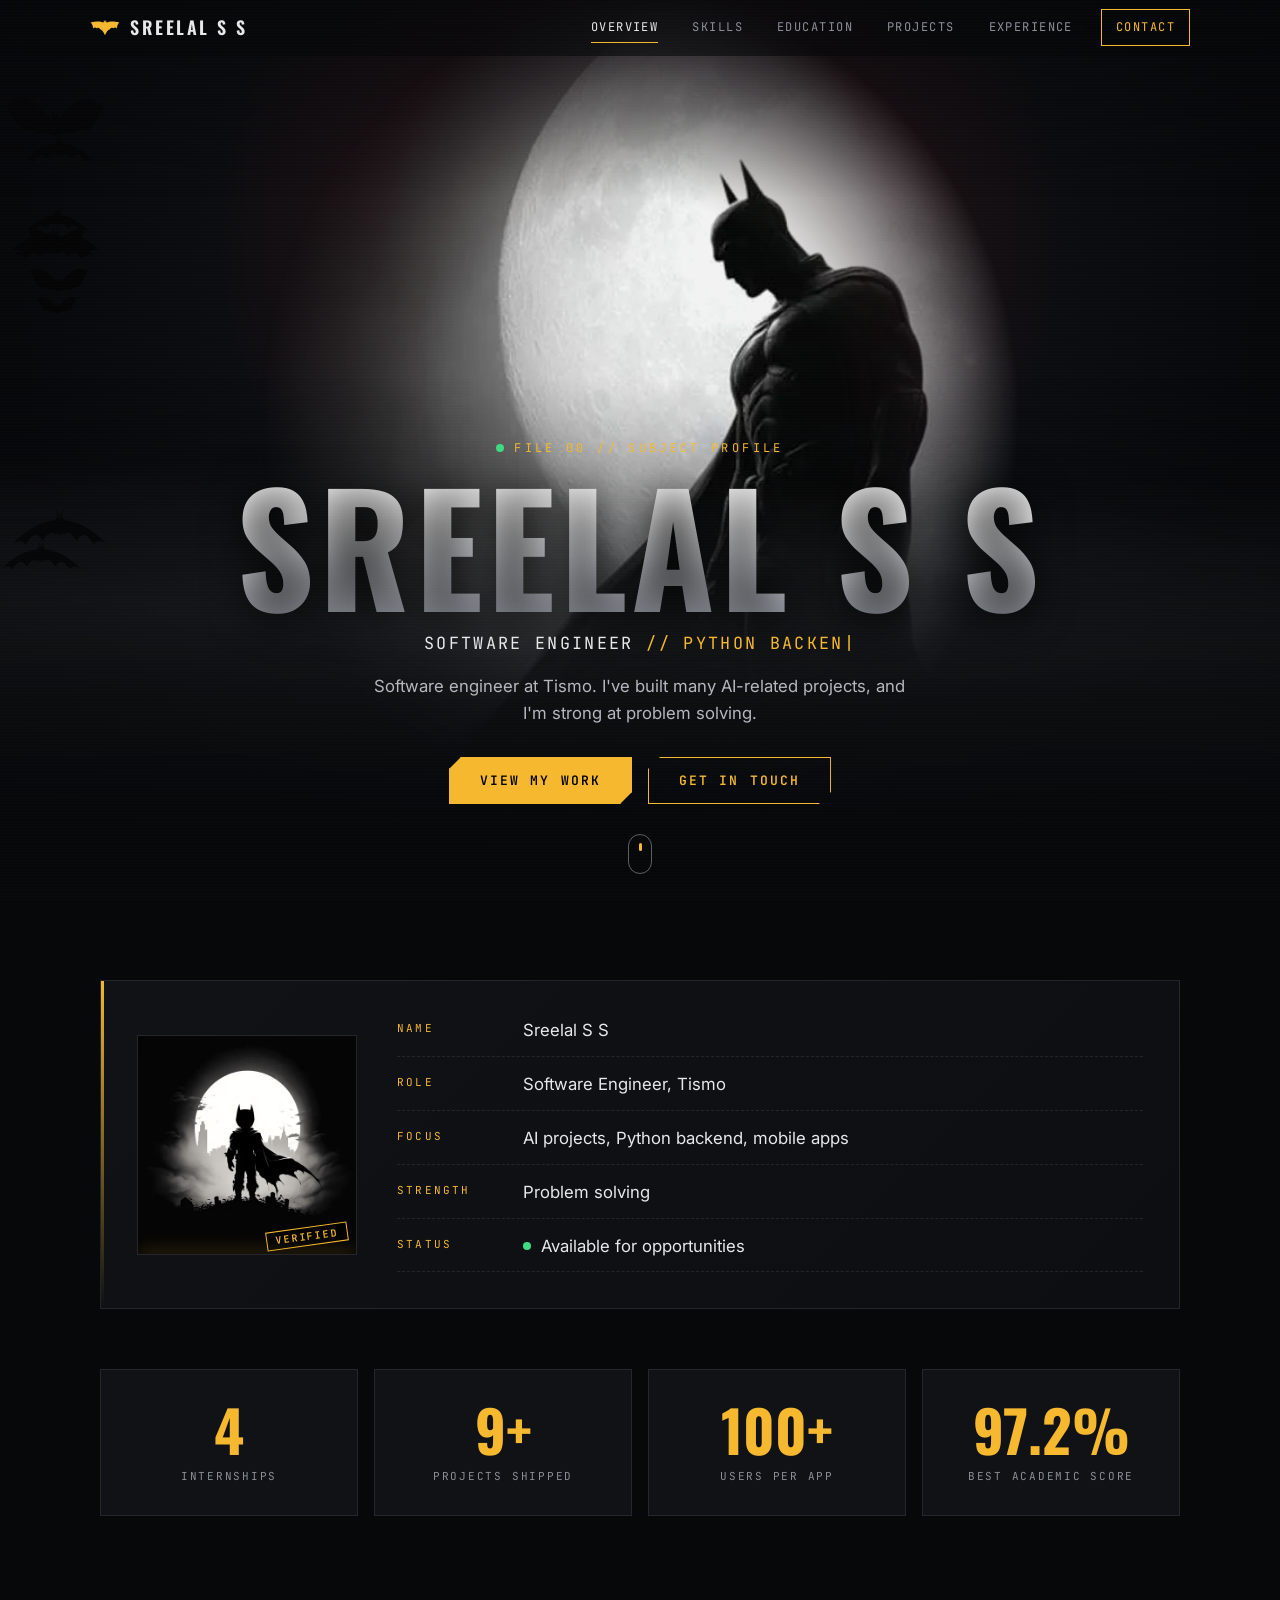
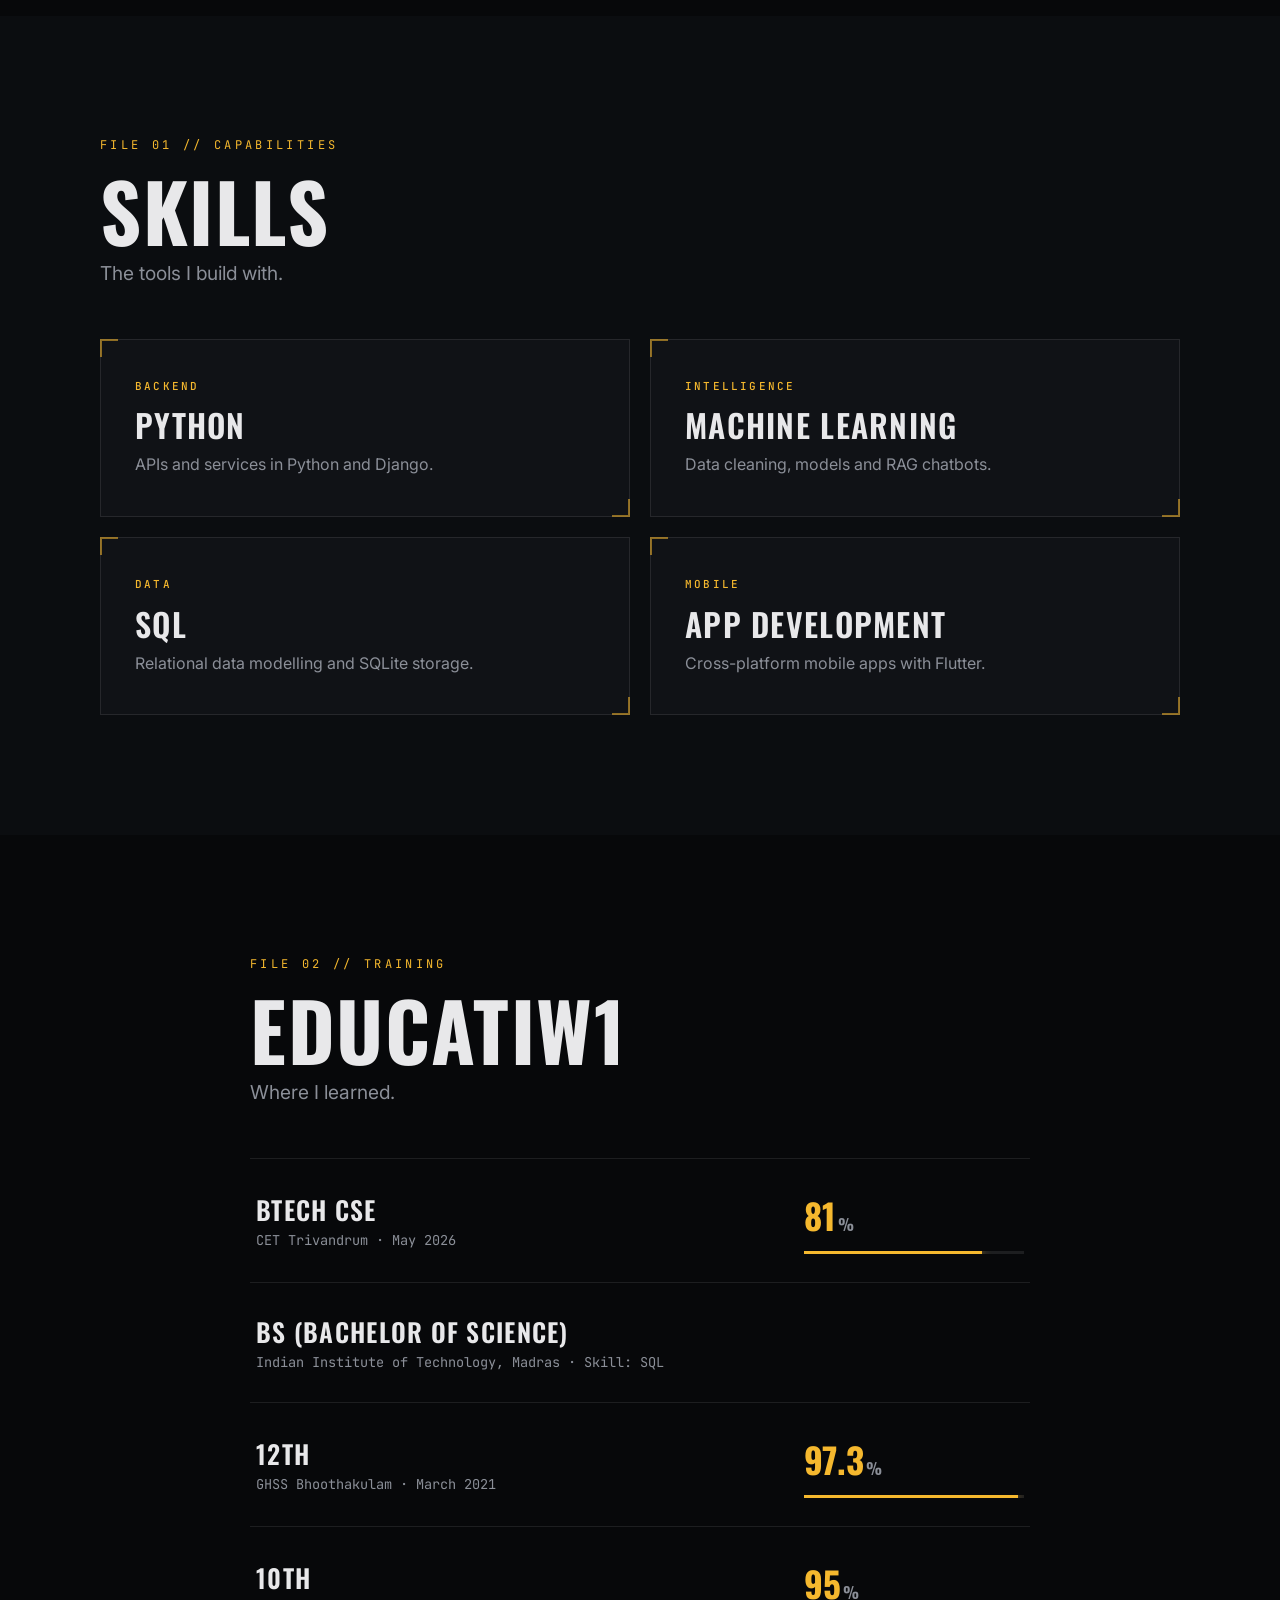
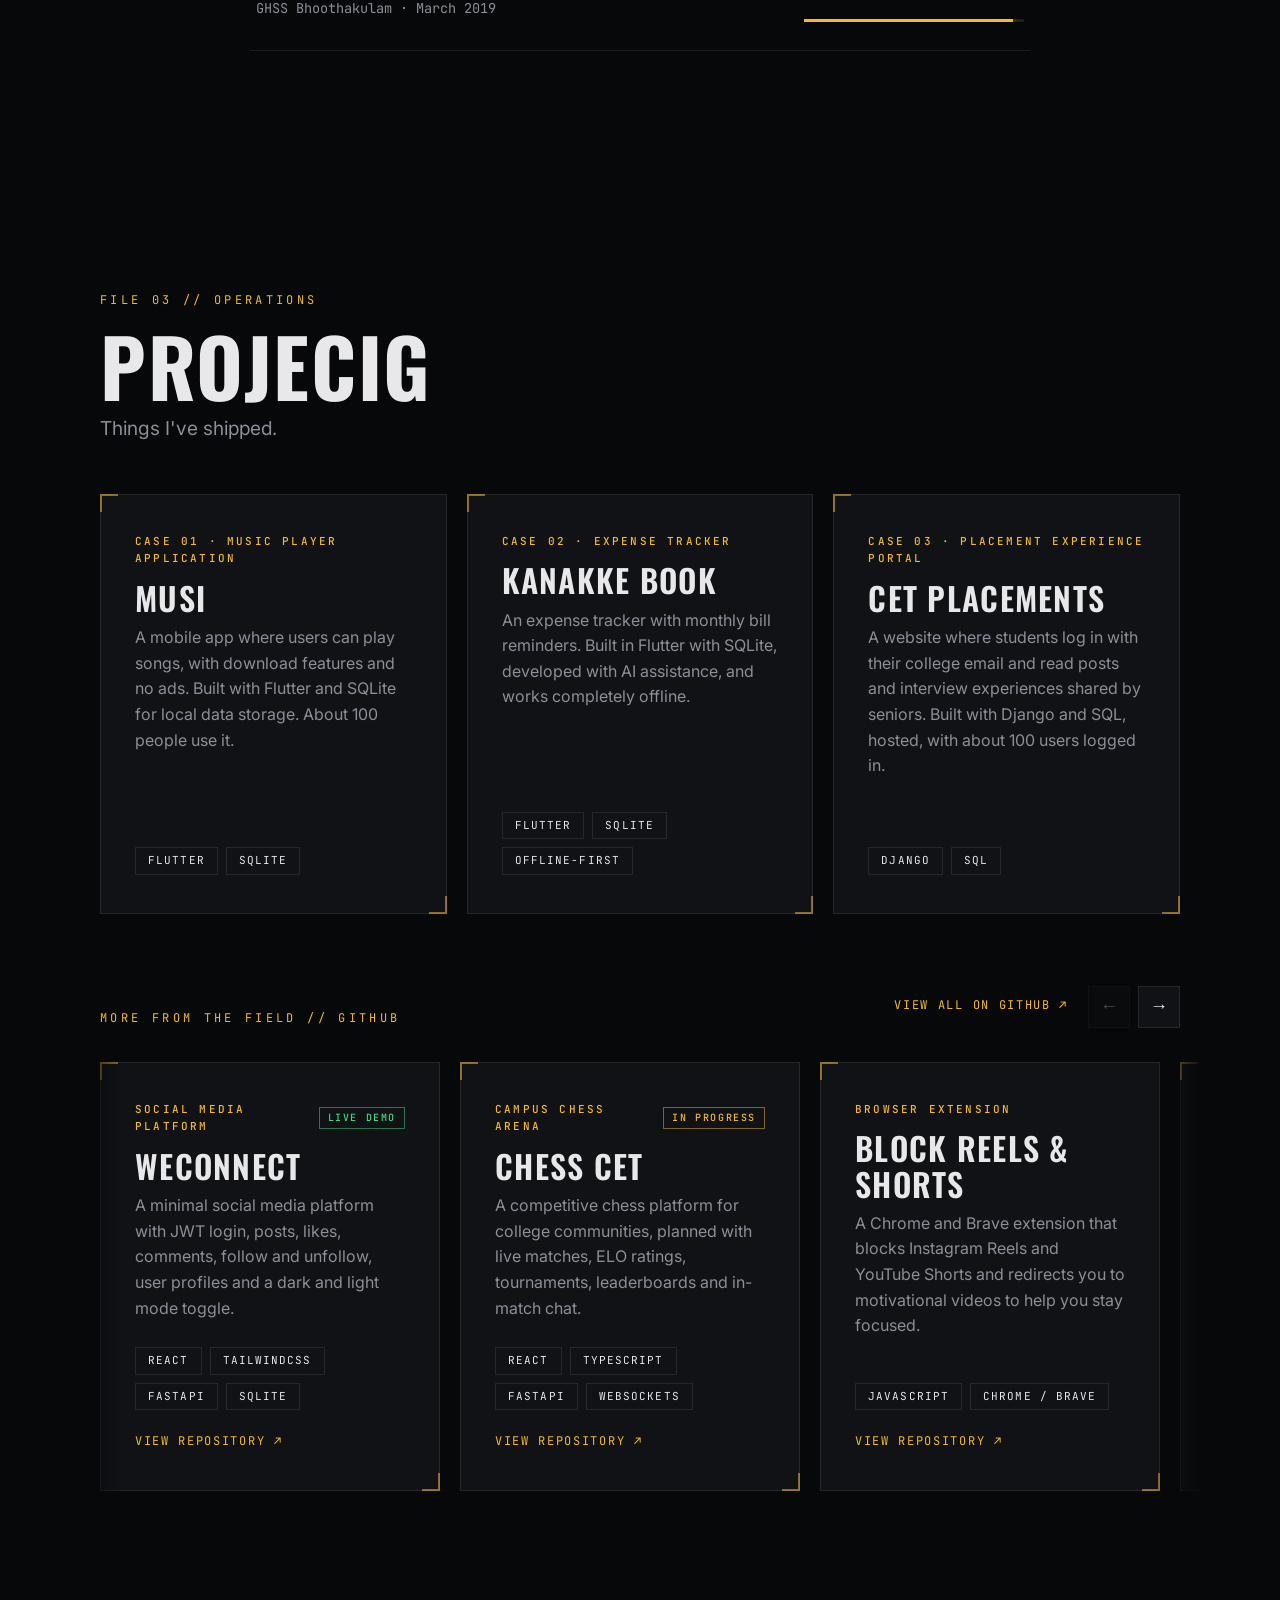
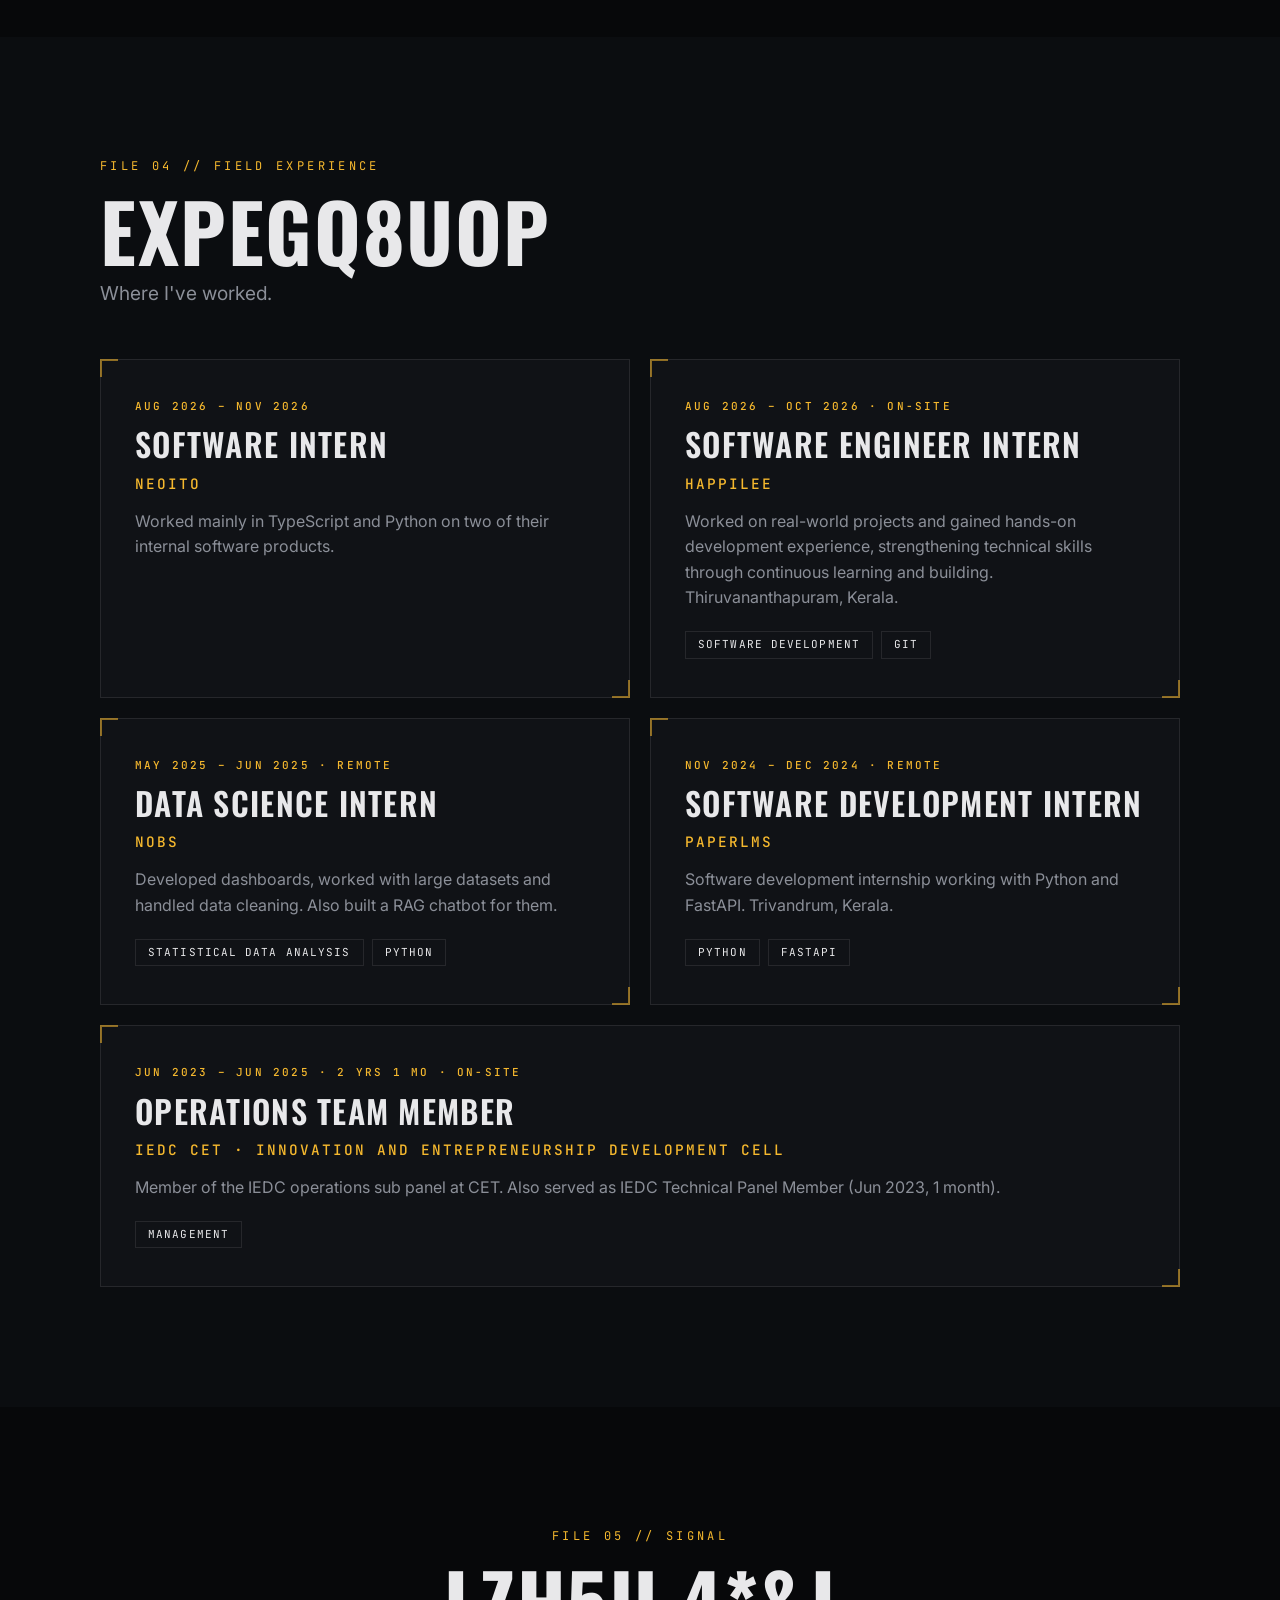
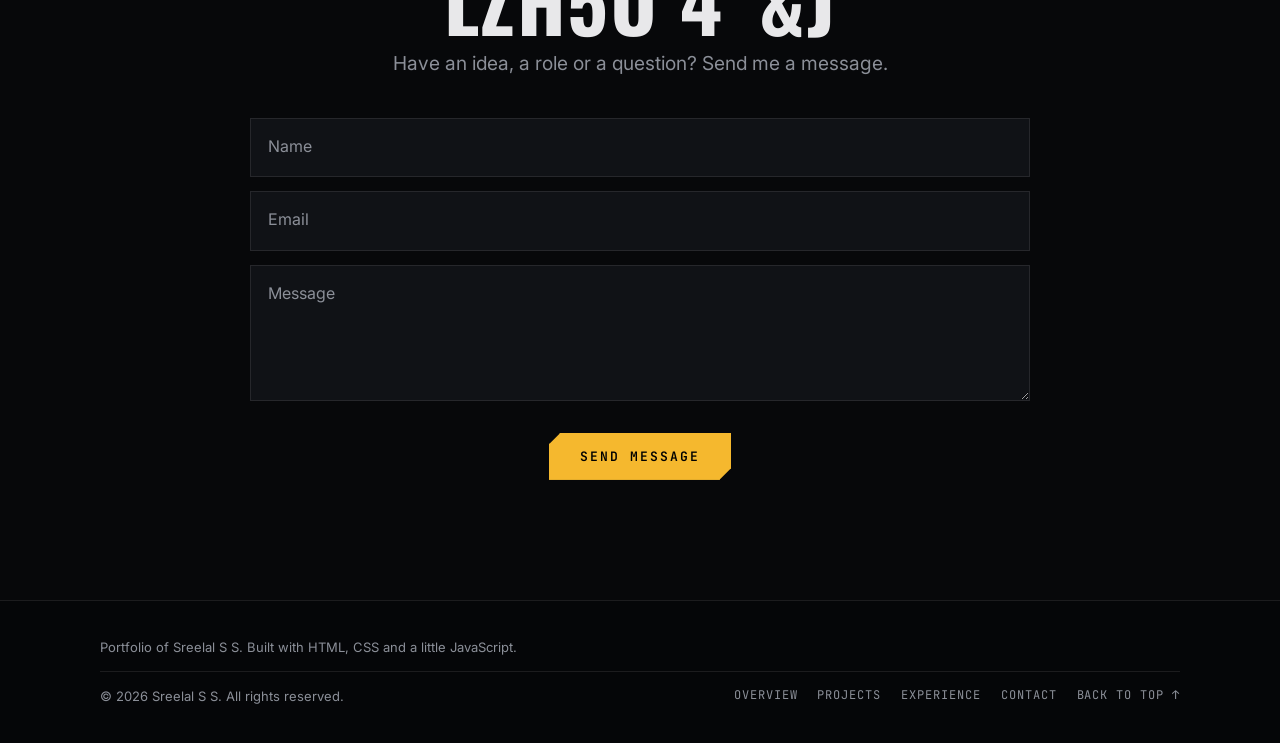
<file: index.html>
<!DOCTYPE html>
<html lang="en">
<head>
    <meta charset="UTF-8">
    <meta name="viewport" content="width=device-width, initial-scale=1">
    <title>Sreelal S S — Software Engineer</title>
    <meta name="description" content="Portfolio of Sreelal S S, software engineer working with Python, machine learning and mobile apps.">
    <meta name="theme-color" content="#07080a">
    <link rel="preconnect" href="https://fonts.googleapis.com">
    <link rel="preconnect" href="https://fonts.gstatic.com" crossorigin>
    <link href="https://fonts.googleapis.com/css2?family=Inter:wght@400;500;600&family=Oswald:wght@500;600;700&family=JetBrains+Mono:wght@400;500&display=swap" rel="stylesheet">
    <script>try{var d=document.documentElement;d.classList.add('js');d.classList.add(matchMedia('(prefers-reduced-motion: reduce)').matches?'no-intro':'intro-active')}catch(e){}</script>
    <link rel="stylesheet" href="styles.css">
</head>
<body>
    <div class="intro" id="intro">
        <div class="intro-bg" aria-hidden="true"></div>
        <canvas class="intro-canvas" id="introCanvas" aria-hidden="true"></canvas>
        <div class="intro-logo" aria-hidden="true">
            <svg viewBox="0 0 100 56"><path d="M50 10L47 3L45 12C36 8 22 6 2 12C8 18 10 24 10 32C14 27 18 27 22 31C26 28 30 29 34 34C40 36 46 44 50 54C54 44 60 36 66 34C70 29 74 28 78 31C82 27 86 27 90 32C90 24 92 18 98 12C78 6 64 8 55 12L53 3Z" fill="currentColor"/></svg>
        </div>
        <button type="button" class="intro-skip" id="introSkip">Skip</button>
    </div>
    <div class="scanlines" aria-hidden="true"></div>
    <a href="#main" class="skip-link">Skip to content</a>

    <header class="site-header" id="header">
        <div class="nav-bar">
            <a href="#about" class="logo"><svg viewBox="0 0 100 56" aria-hidden="true"><path d="M50 10L47 3L45 12C36 8 22 6 2 12C8 18 10 24 10 32C14 27 18 27 22 31C26 28 30 29 34 34C40 36 46 44 50 54C54 44 60 36 66 34C70 29 74 28 78 31C82 27 86 27 90 32C90 24 92 18 98 12C78 6 64 8 55 12L53 3Z" fill="currentColor"/></svg>Sreelal S S</a>
            <nav class="navigation" id="nav" aria-label="Primary">
                <a href="#about">Overview</a>
                <a href="#skills">Skills</a>
                <a href="#education">Education</a>
                <a href="#projects">Projects</a>
                <a href="#experience">Experience</a>
                <a href="#contact" class="nav-cta">Contact</a>
            </nav>
            <button class="menu-btn" id="menuBtn" aria-label="Toggle menu" aria-expanded="false"><i></i><i></i></button>
        </div>
    </header>

    <main id="main">
        <!-- HERO -->
        <section class="hero" id="about">
            <div class="moon-glow" aria-hidden="true"></div>
            <div class="signal" id="signal" aria-hidden="true"></div>
            <div class="figure" id="figure" aria-hidden="true">
                <img src="batman%20pic.webp" alt="">
            </div>
            <div class="fog f1" aria-hidden="true"></div>
            <div class="fog f2" aria-hidden="true"></div>
            <canvas class="bats" id="bats" aria-hidden="true"></canvas>
            <div class="hero-fade" aria-hidden="true"></div>

            <div class="hero-content">
                <p class="file-tag reveal"><span class="blip"></span> FILE 00 // SUBJECT PROFILE</p>
                <h1 class="reveal">Sreelal S S</h1>
                <p class="sub reveal">Software Engineer <span class="sep">//</span> <span id="typed"></span><span class="caret">|</span></p>
                <p class="lead reveal">Software engineer at Tismo. I've built many AI-related projects, and I'm strong at problem solving.</p>
                <div class="cta-row reveal">
                    <a href="#projects" class="btn">View my work</a>
                    <a href="#contact" class="btn btn-ghost">Get in touch</a>
                </div>
            </div>
            <a href="#profile" class="scroll-cue" aria-label="Scroll to profile"><span></span></a>
        </section>

        <!-- PROFILE + STATS -->
        <section class="profile" id="profile">
            <div class="wrap">
                <div class="id-card reveal">
                    <div class="id-photo"><img src="pic.webp" alt="Portrait of Sreelal S S"><span class="id-stamp">VERIFIED</span></div>
                    <dl class="id-data">
                        <div><dt>Name</dt><dd>Sreelal S S</dd></div>
                        <div><dt>Role</dt><dd>Software Engineer, Tismo</dd></div>
                        <div><dt>Focus</dt><dd>AI projects, Python backend, mobile apps</dd></div>
                        <div><dt>Strength</dt><dd>Problem solving</dd></div>
                        <div><dt>Status</dt><dd class="ok"><span class="blip"></span> Available for opportunities</dd></div>
                    </dl>
                </div>
                <div class="stats-grid reveal-group">
                    <a href="#experience" class="stat reveal"><b data-count="4">0</b><span>Internships</span></a>
                    <a href="#projects" class="stat reveal"><b data-count="9" data-suffix="+">0</b><span>Projects shipped</span></a>
                    <a href="#projects" class="stat reveal"><b data-count="100" data-suffix="+">0</b><span>Users per app</span></a>
                    <a href="#education" class="stat reveal"><b data-count="97.3" data-decimals="1" data-suffix="%">0</b><span>Best academic score</span></a>
                </div>
            </div>
        </section>

        <!-- SKILLS -->
        <section class="skills" id="skills">
            <div class="wrap">
                <p class="file-tag reveal">FILE 01 // CAPABILITIES</p>
                <h2 class="section-title reveal"><span class="scr">Skills</span><em>The tools I build with.</em></h2>
                <ul class="skill-grid reveal-group">
                    <li class="reveal card"><small>Backend</small><h3>Python</h3><p>APIs and services in Python and Django.</p></li>
                    <li class="reveal card"><small>Intelligence</small><h3>Machine Learning</h3><p>Data cleaning, models and RAG chatbots.</p></li>
                    <li class="reveal card"><small>Data</small><h3>SQL</h3><p>Relational data modelling and SQLite storage.</p></li>
                    <li class="reveal card"><small>Mobile</small><h3>App Development</h3><p>Cross-platform mobile apps with Flutter.</p></li>
                </ul>
            </div>
        </section>

        <!-- EDUCATION -->
        <section class="education" id="education">
            <div class="wrap narrow">
                <p class="file-tag reveal">FILE 02 // TRAINING</p>
                <h2 class="section-title reveal"><span class="scr">Education</span><em>Where I learned.</em></h2>
                <div class="edu-list reveal-group">
                    <article class="edu-row reveal">
                        <div class="edu-body"><h3>BTech CSE</h3><p>CET Trivandrum · May 2026</p></div>
                        <div class="edu-score"><b>81<span>%</span></b><div class="bar"><i style="--w:81%"></i></div></div>
                    </article>
                    <article class="edu-row no-score reveal">
                        <div class="edu-body"><h3>BS (Bachelor of Science)</h3><p>Indian Institute of Technology, Madras · Skill: SQL</p></div>
                    </article>
                    <article class="edu-row reveal">
                        <div class="edu-body"><h3>12th</h3><p>GHSS Bhoothakulam · March 2021</p></div>
                        <div class="edu-score"><b>97.3<span>%</span></b><div class="bar"><i style="--w:97.3%"></i></div></div>
                    </article>
                    <article class="edu-row reveal">
                        <div class="edu-body"><h3>10th</h3><p>GHSS Bhoothakulam · March 2019</p></div>
                        <div class="edu-score"><b>95<span>%</span></b><div class="bar"><i style="--w:95%"></i></div></div>
                    </article>
                </div>
            </div>
        </section>

        <!-- PROJECTS -->
        <section class="projects" id="projects">
            <div class="wrap">
                <p class="file-tag reveal">FILE 03 // OPERATIONS</p>
                <h2 class="section-title reveal"><span class="scr">Projects</span><em>Things I've shipped.</em></h2>
                <div class="project-list reveal-group">
                    <article class="project reveal card">
                        <small>Case 01 · Music player application</small>
                        <h3>Musi</h3>
                        <p>A mobile app where users can play songs, with download features and no ads. Built with Flutter and SQLite for local data storage. About 100 people use it.</p>
                        <div class="tags"><a href="#skills">Flutter</a><a href="#skills">SQLite</a></div>
                    </article>
                    <article class="project reveal card">
                        <small>Case 02 · Expense tracker</small>
                        <h3>Kanakke Book</h3>
                        <p>An expense tracker with monthly bill reminders. Built in Flutter with SQLite, developed with AI assistance, and works completely offline.</p>
                        <div class="tags"><a href="#skills">Flutter</a><a href="#skills">SQLite</a><a href="#skills">Offline-first</a></div>
                    </article>
                    <article class="project reveal card">
                        <small>Case 03 · Placement experience portal</small>
                        <h3>CET Placements</h3>
                        <p>A website where students log in with their college email and read posts and interview experiences shared by seniors. Built with Django and SQL, hosted, with about 100 users logged in.</p>
                        <div class="tags"><a href="#skills">Django</a><a href="#skills">SQL</a></div>
                    </article>
                </div>

                <div class="more-head reveal">
                    <p class="file-tag">MORE FROM THE FIELD // GITHUB</p>
                    <div class="more-actions">
                        <a href="https://github.com/sreelaltom?tab=repositories" class="gh-link" target="_blank" rel="noopener">View all on GitHub <span>↗</span></a>
                        <div class="sc-nav">
                            <button type="button" class="sc-btn" id="scPrev" aria-label="Scroll projects left">←</button>
                            <button type="button" class="sc-btn" id="scNext" aria-label="Scroll projects right">→</button>
                        </div>
                    </div>
                </div>
                <div class="scroller-wrap reveal">
                    <div class="scroller" id="scroller" tabindex="0" aria-label="More projects from GitHub">
                        <a class="card scard" href="https://we-connect-lemon.vercel.app/" target="_blank" rel="noopener">
                            <small>Social media platform <em class="chip live">Live demo</em></small>
                            <h3>WeConnect</h3>
                            <p>A minimal social media platform with JWT login, posts, likes, comments, follow and unfollow, user profiles and a dark and light mode toggle.</p>
                            <div class="tags"><span>React</span><span>TailwindCSS</span><span>FastAPI</span><span>SQLite</span></div>
                            <span class="go">View repository ↗</span>
                        </a>
                        <a class="card scard" href="https://github.com/sreelaltom/chesscet" target="_blank" rel="noopener">
                            <small>Campus Chess Arena <em class="chip wip">In progress</em></small>
                            <h3>Chess CET</h3>
                            <p>A competitive chess platform for college communities, planned with live matches, ELO ratings, tournaments, leaderboards and in-match chat.</p>
                            <div class="tags"><span>React</span><span>TypeScript</span><span>FastAPI</span><span>WebSockets</span></div>
                            <span class="go">View repository ↗</span>
                        </a>
                        <a class="card scard" href="https://github.com/sreelaltom/block-reels-shorts-extension" target="_blank" rel="noopener">
                            <small>Browser extension</small>
                            <h3>Block Reels &amp; Shorts</h3>
                            <p>A Chrome and Brave extension that blocks Instagram Reels and YouTube Shorts and redirects you to motivational videos to help you stay focused.</p>
                            <div class="tags"><span>JavaScript</span><span>Chrome / Brave</span></div>
                            <span class="go">View repository ↗</span>
                        </a>
                        <a class="card scard" href="https://github.com/sreelaltom/CarePlus" target="_blank" rel="noopener">
                            <small>Health app</small>
                            <h3>CarePlus</h3>
                            <p>A health monitoring app with a separate backend and frontend.</p>
                            <div class="tags"><span>Dart</span><span>Backend + Frontend</span></div>
                            <span class="go">View repository ↗</span>
                        </a>
                        <a class="card scard" href="https://github.com/sreelaltom/OneMoreRep" target="_blank" rel="noopener">
                            <small>Web app</small>
                            <h3>OneMoreRep</h3>
                            <p>A full-stack web project with a separate backend and frontend. See the repository for details.</p>
                            <div class="tags"><span>JavaScript</span><span>Backend + Frontend</span></div>
                            <span class="go">View repository ↗</span>
                        </a>
                        <a class="card scard" href="https://github.com/sreelaltom/Fastapi-social-media" target="_blank" rel="noopener">
                            <small>Backend project</small>
                            <h3>FastAPI Social Media</h3>
                            <p>A social media backend built with FastAPI. See the repository for details.</p>
                            <div class="tags"><span>Python</span><span>FastAPI</span></div>
                            <span class="go">View repository ↗</span>
                        </a>
                    </div>
                </div>
            </div>
        </section>

        <!-- EXPERIENCE -->
        <section class="experience" id="experience">
            <div class="wrap">
                <p class="file-tag reveal">FILE 04 // FIELD EXPERIENCE</p>
                <h2 class="section-title reveal"><span class="scr">Experience</span><em>Where I've worked.</em></h2>
                <div class="job-list reveal-group">
                    <article class="job reveal card">
                        <small id="ex-dates">Aug 2026 – Nov 2026</small>
                        <h3>Software Intern</h3>
                        <h4>Neoito</h4>
                        <p>Worked mainly in TypeScript and Python on two of their internal software products.</p>
                    </article>
                    <article class="job reveal card">
                        <small>Aug 2026 – Oct 2026 · On-site</small>
                        <h3>Software Engineer Intern</h3>
                        <h4>Happilee</h4>
                        <p>Worked on real-world projects and gained hands-on development experience, strengthening technical skills through continuous learning and building. Thiruvananthapuram, Kerala.</p>
                        <div class="tags"><span>Software Development</span><span>Git</span></div>
                    </article>
                    <article class="job reveal card">
                        <small>May 2025 – Jun 2025 · Remote</small>
                        <h3>Data Science Intern</h3>
                        <h4>NoBS</h4>
                        <p>Developed dashboards, worked with large datasets and handled data cleaning. Also built a RAG chatbot for them.</p>
                        <div class="tags"><span>Statistical Data Analysis</span><span>Python</span></div>
                    </article>
                    <article class="job reveal card">
                        <small>Nov 2024 – Dec 2024 · Remote</small>
                        <h3>Software Development Intern</h3>
                        <h4>PaperLMS</h4>
                        <p>Software development internship working with Python and FastAPI. Trivandrum, Kerala.</p>
                        <div class="tags"><span>Python</span><span>FastAPI</span></div>
                    </article>
                    <article class="job reveal card wide">
                        <small>Jun 2023 – Jun 2025 · 2 yrs 1 mo · On-site</small>
                        <h3>Operations Team Member</h3>
                        <h4>IEDC CET · Innovation and Entrepreneurship Development Cell</h4>
                        <p>Member of the IEDC operations sub panel at CET. Also served as IEDC Technical Panel Member (Jun 2023, 1 month).</p>
                        <div class="tags"><span>Management</span></div>
                    </article>
                </div>
            </div>
        </section>

        <!-- CONTACT -->
        <section class="contact" id="contact">
            <div class="wrap narrow">
                <p class="file-tag center reveal">FILE 05 // SIGNAL</p>
                <h2 class="section-title center reveal"><span class="scr">Let's talk</span><em>Have an idea, a role or a question? Send me a message.</em></h2>
                <form action="" id="contactForm" class="reveal">
                    <div class="field"><input type="text" name="name" id="name-in" placeholder=" " required><label for="name-in">Name</label></div>
                    <div class="field"><input type="email" name="email" id="email-in" placeholder=" " required><label for="email-in">Email</label></div>
                    <div class="field"><textarea name="dec" id="dec" rows="4" placeholder=" "></textarea><label for="dec">Message</label></div>
                    <button type="submit" class="btn" id="sub">Send message</button>
                </form>
            </div>
        </section>
    </main>

    <footer>
        <div class="wrap">
            <p class="foot-note">Portfolio of Sreelal S S. Built with HTML, CSS and a little JavaScript.</p>
            <div class="foot-row">
                <p>&copy; 2026 Sreelal S S. All rights reserved.</p>
                <nav class="foot-links" aria-label="Footer">
                    <a href="#about">Overview</a><a href="#projects">Projects</a><a href="#experience">Experience</a><a href="#contact">Contact</a><a href="#about">Back to top ↑</a>
                </nav>
            </div>
        </div>
    </footer>

    <script src="script.js"></script>
</body>
</html>
</file>
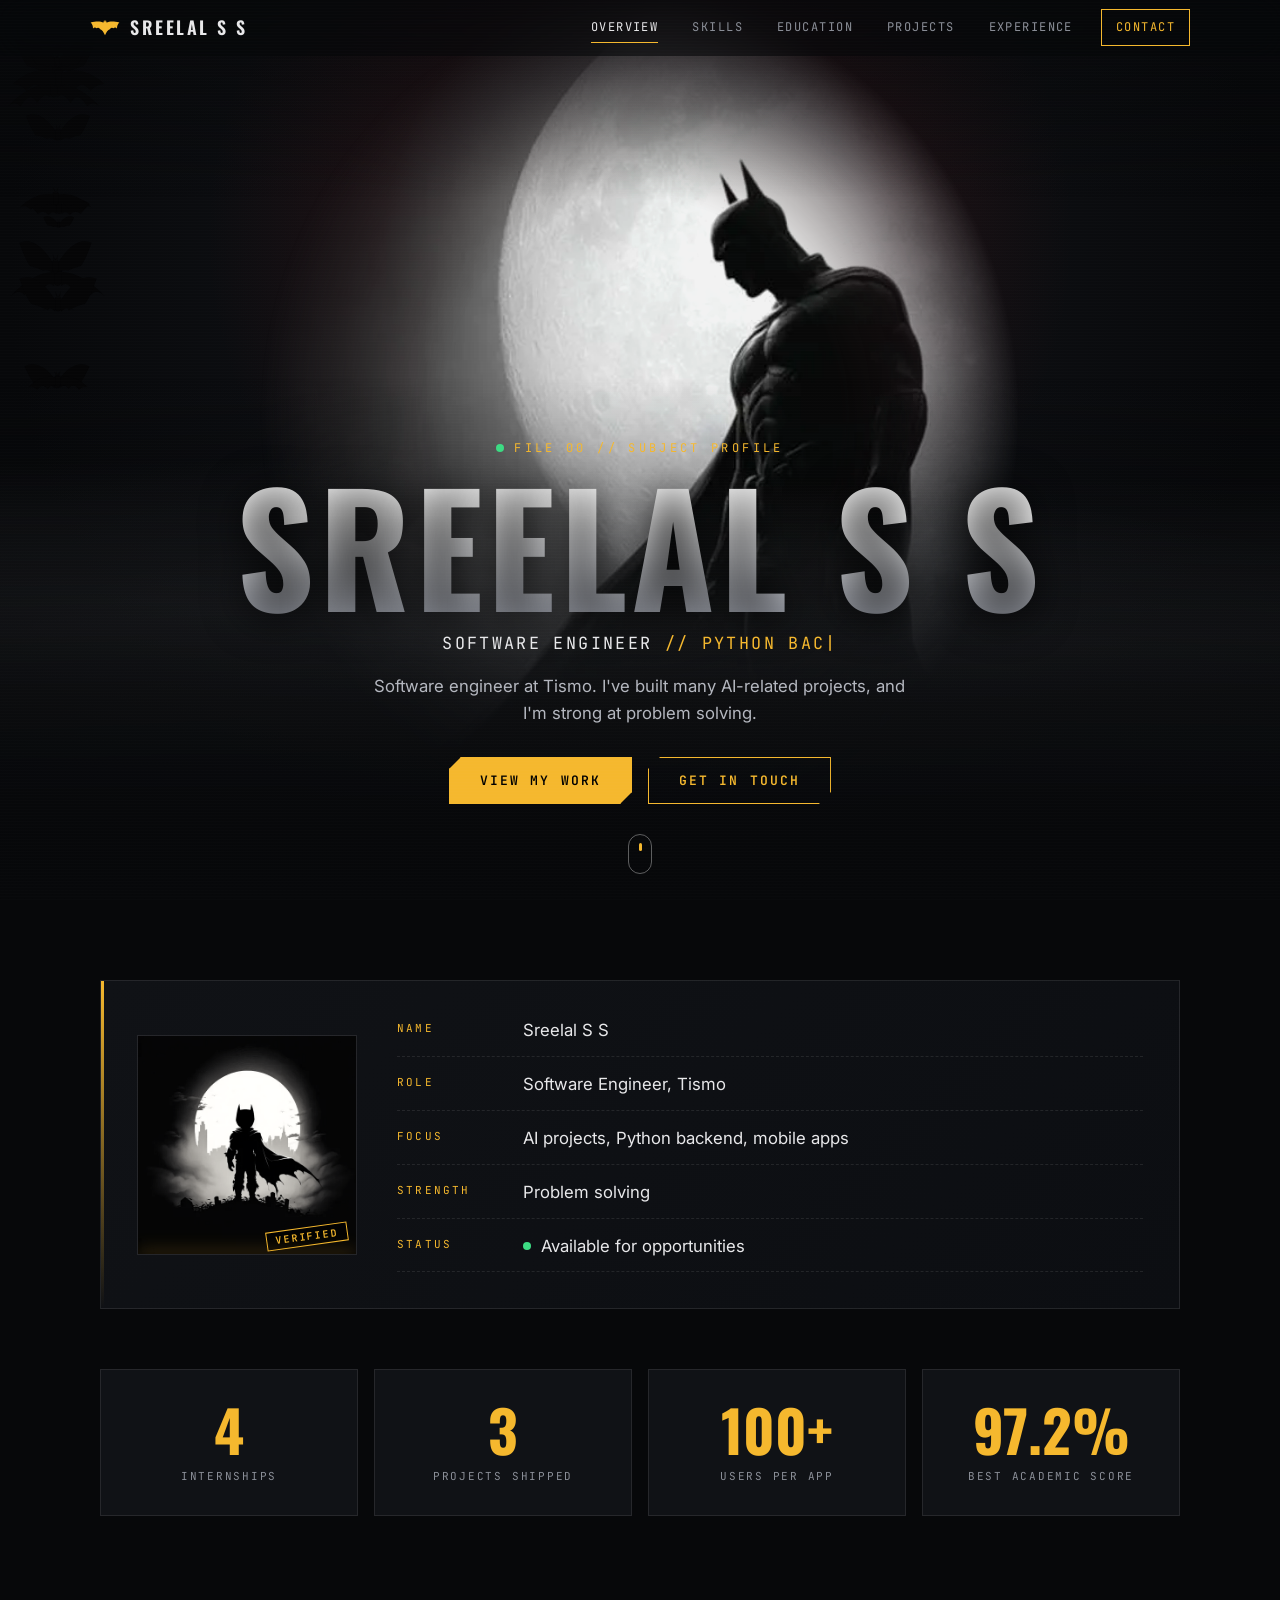
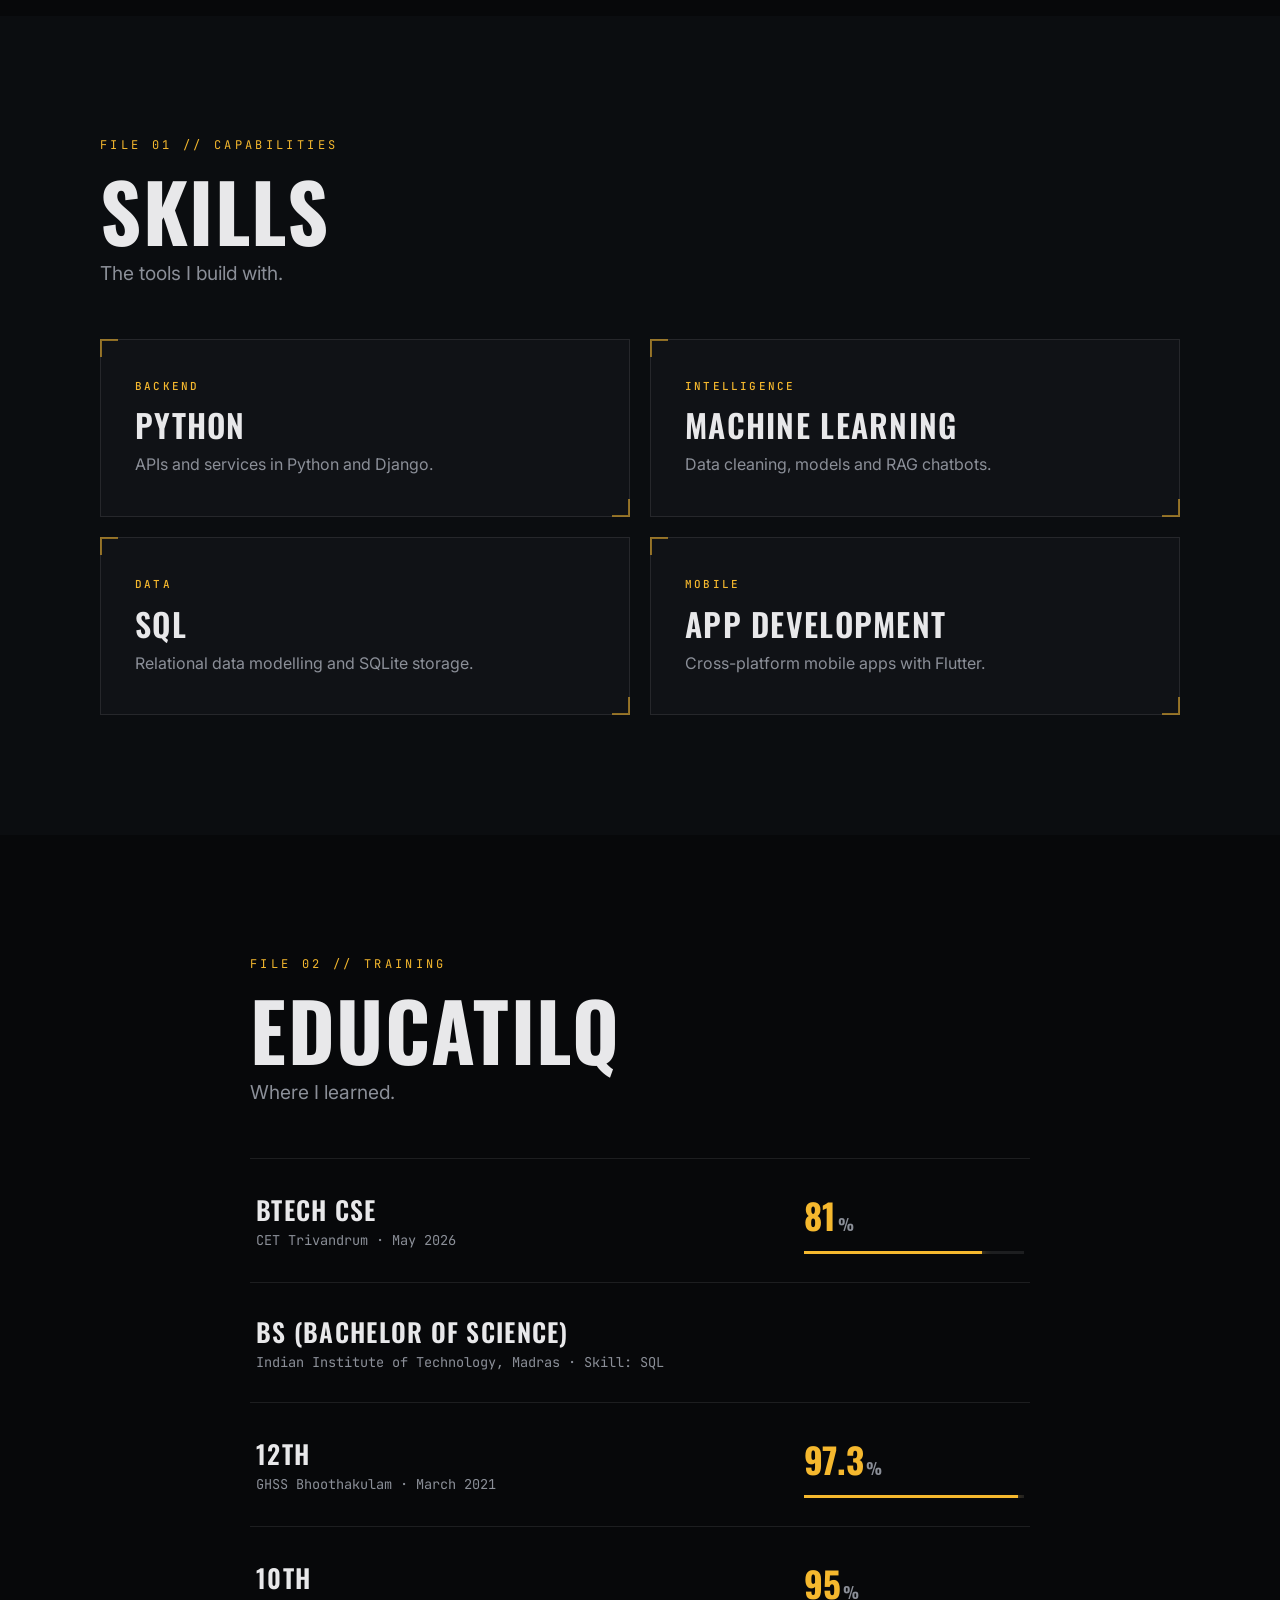
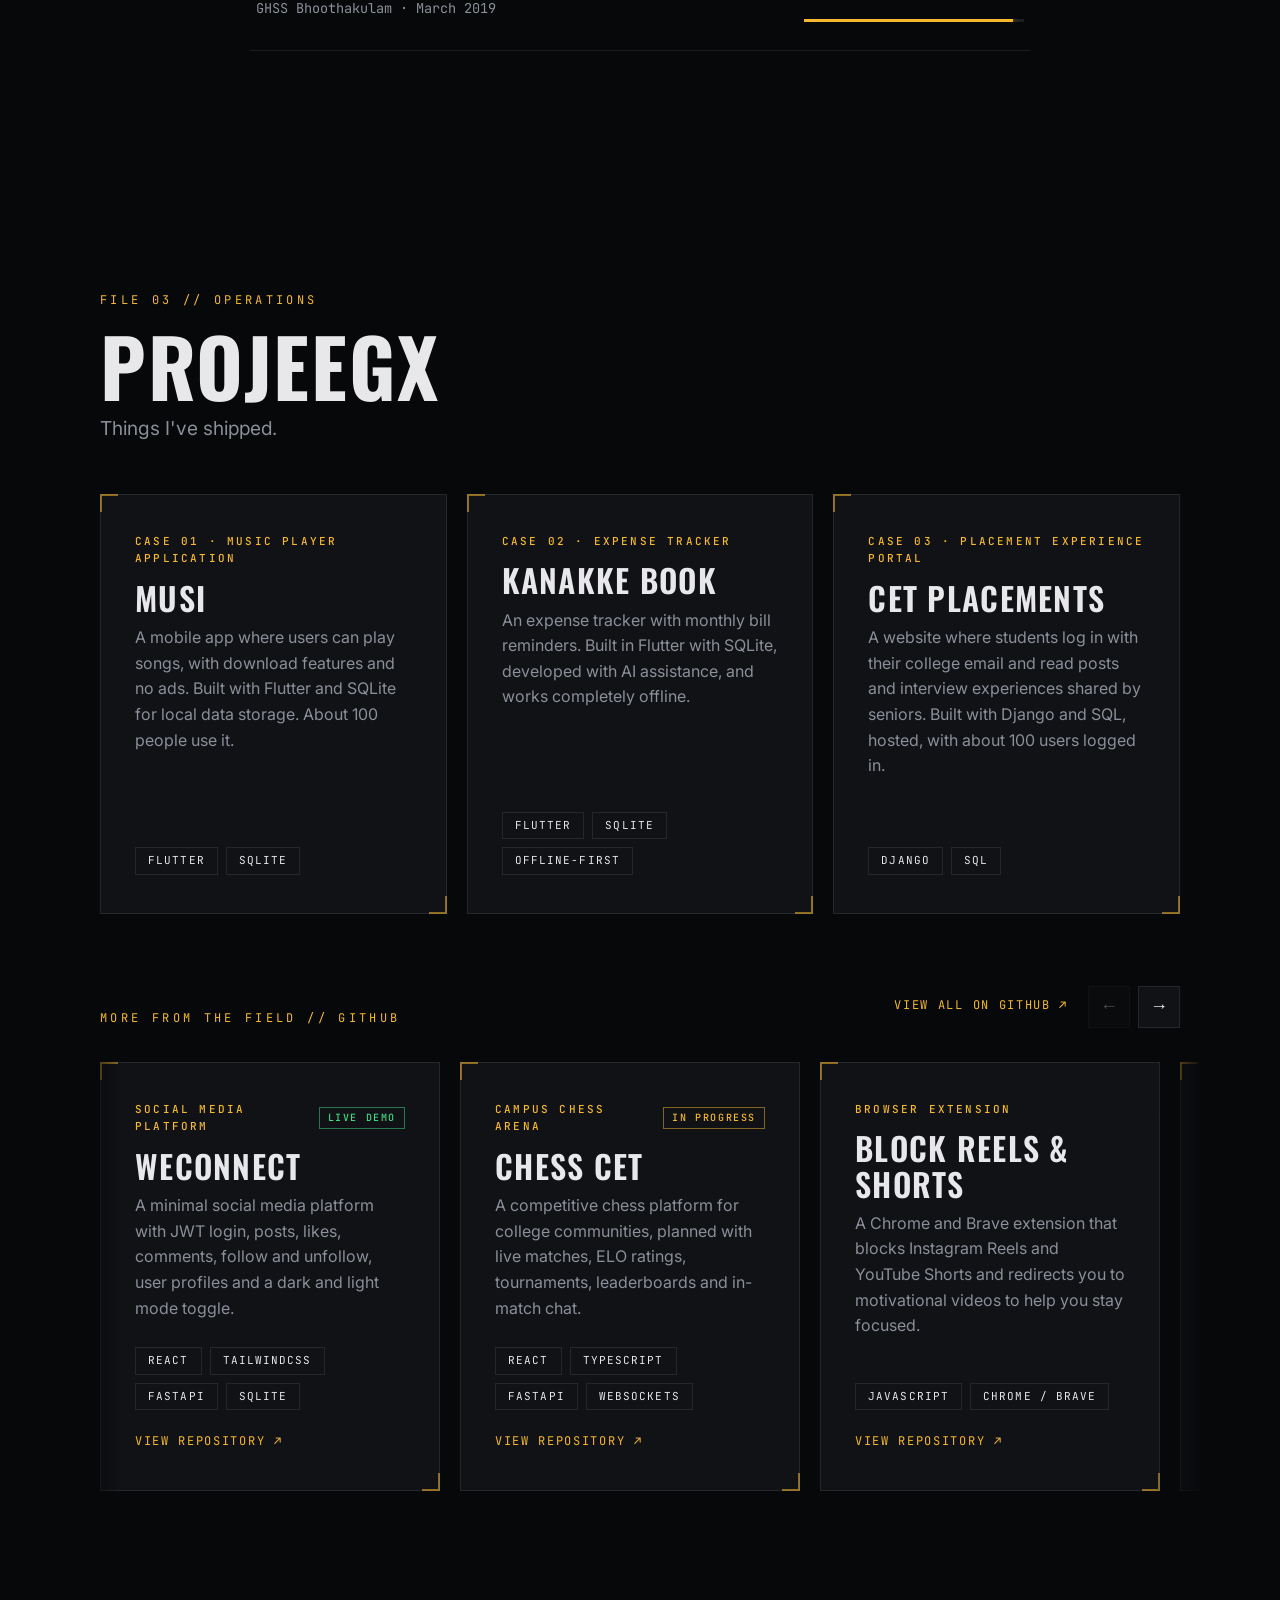
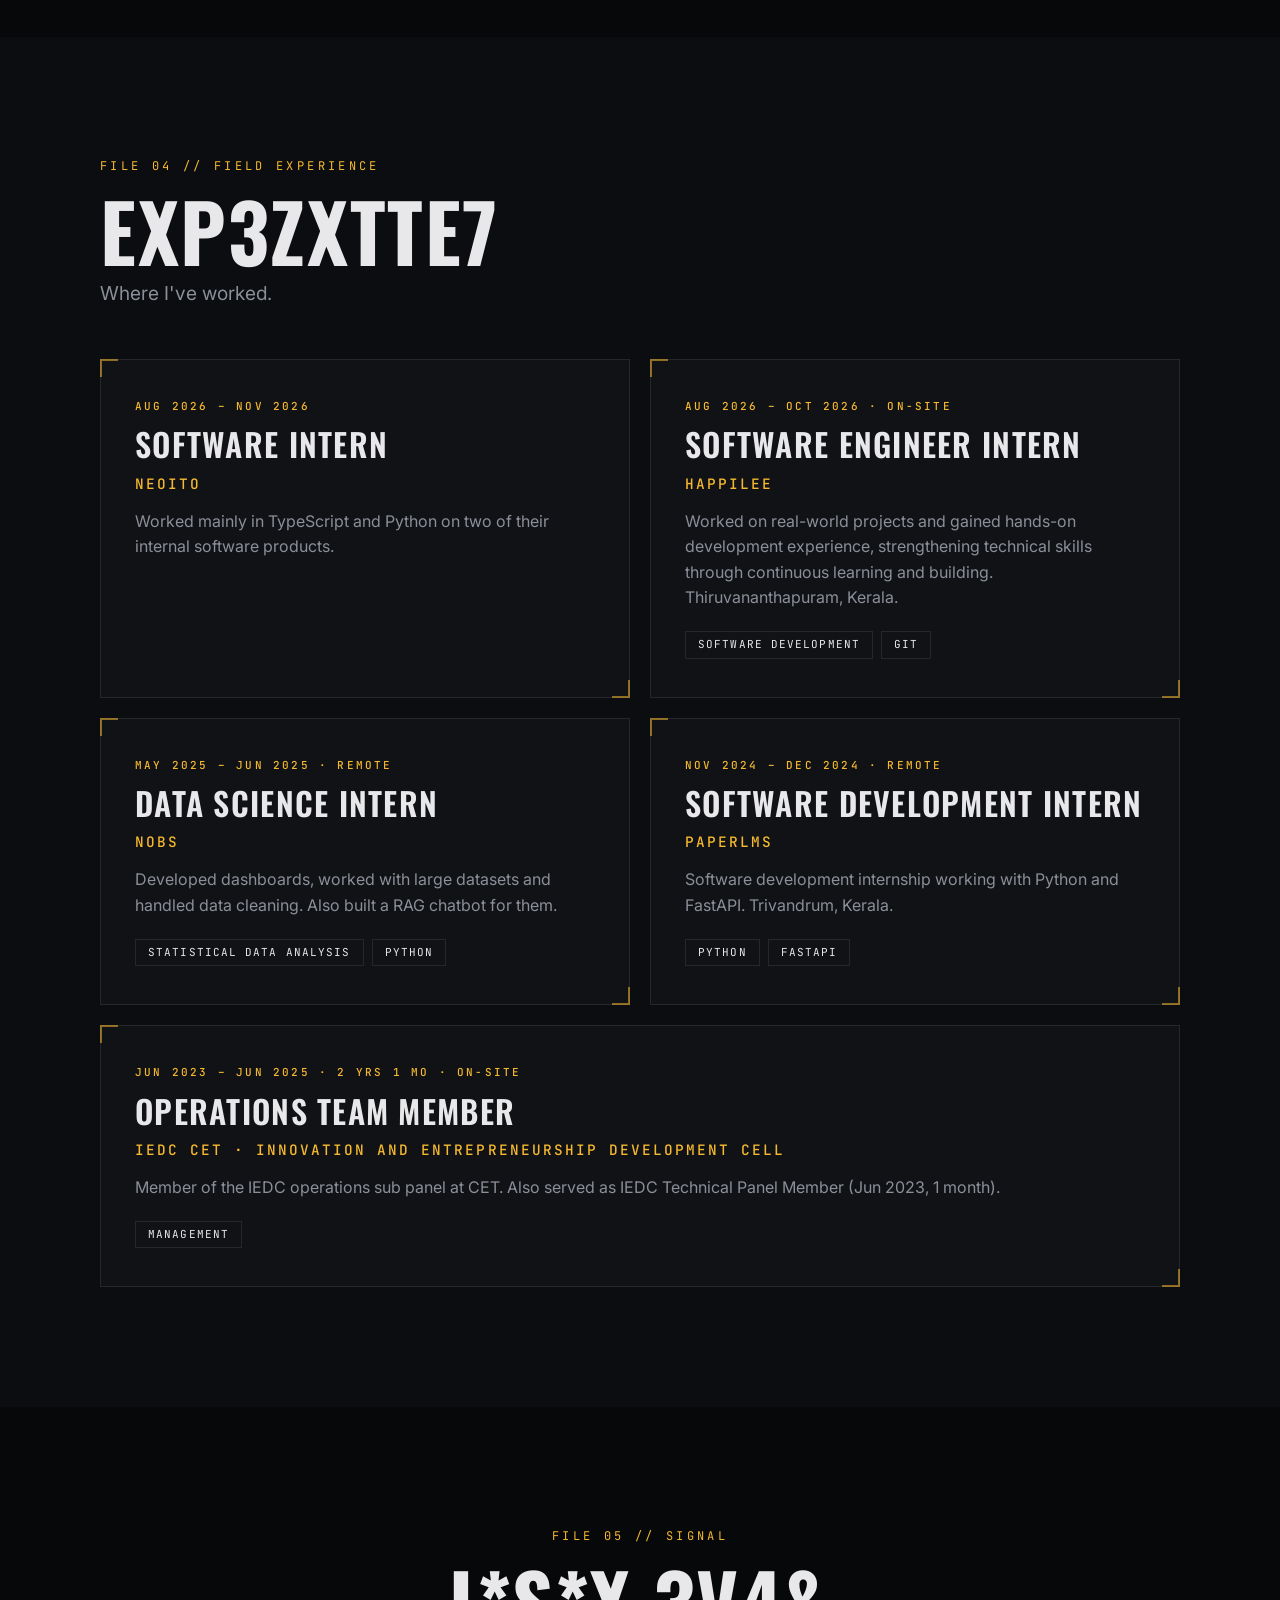
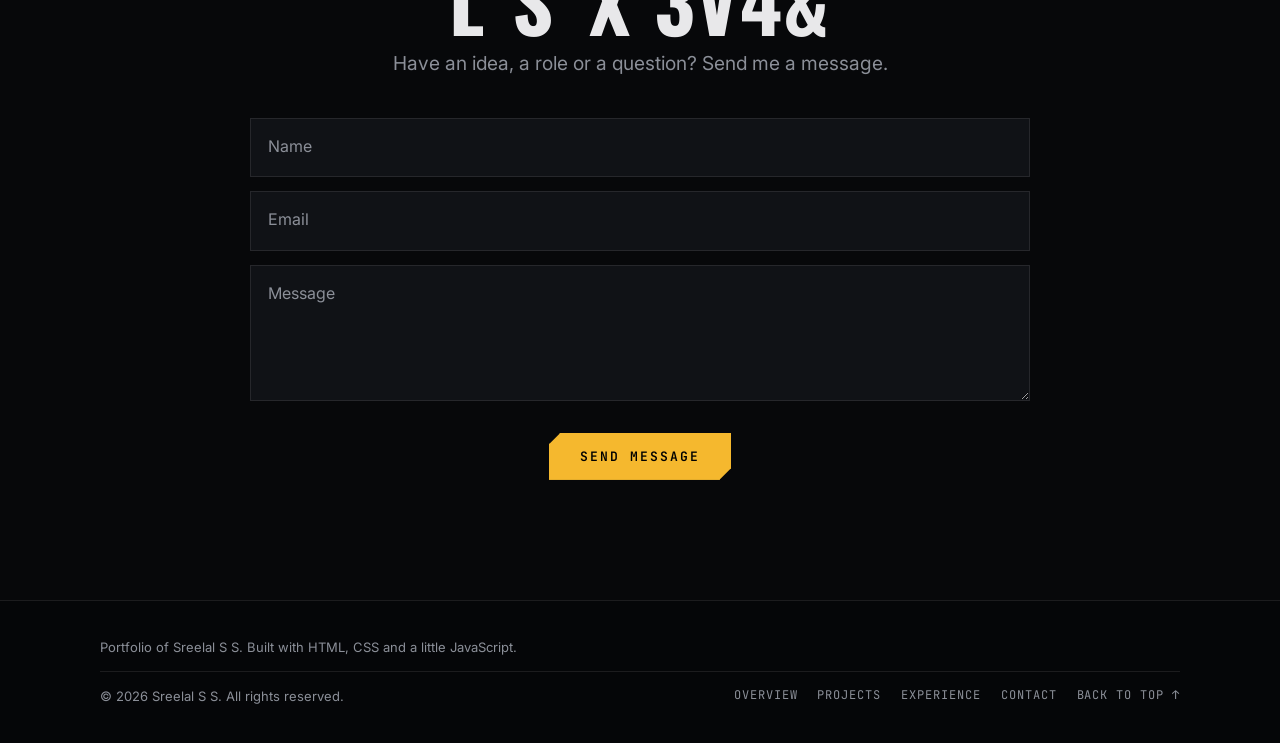
<file: resume.html>
<!DOCTYPE html>
<html lang="en">
<head>
    <meta charset="UTF-8">
    <meta name="viewport" content="width=device-width, initial-scale=1">
    <title>Sreelal S S — Software Engineer</title>
    <meta name="description" content="Portfolio of Sreelal S S, software engineer working with Python, machine learning and mobile apps.">
    <meta name="theme-color" content="#07080a">
    <link rel="preconnect" href="https://fonts.googleapis.com">
    <link rel="preconnect" href="https://fonts.gstatic.com" crossorigin>
    <link href="https://fonts.googleapis.com/css2?family=Inter:wght@400;500;600&family=Oswald:wght@500;600;700&family=JetBrains+Mono:wght@400;500&display=swap" rel="stylesheet">
    <script>try{var d=document.documentElement;d.classList.add('js');d.classList.add(matchMedia('(prefers-reduced-motion: reduce)').matches?'no-intro':'intro-active')}catch(e){}</script>
    <link rel="stylesheet" href="styles.css">
</head>
<body>
    <div class="intro" id="intro">
        <div class="intro-bg" aria-hidden="true"></div>
        <canvas class="intro-canvas" id="introCanvas" aria-hidden="true"></canvas>
        <div class="intro-logo" aria-hidden="true">
            <svg viewBox="0 0 100 56"><path d="M50 10L47 3L45 12C36 8 22 6 2 12C8 18 10 24 10 32C14 27 18 27 22 31C26 28 30 29 34 34C40 36 46 44 50 54C54 44 60 36 66 34C70 29 74 28 78 31C82 27 86 27 90 32C90 24 92 18 98 12C78 6 64 8 55 12L53 3Z" fill="currentColor"/></svg>
        </div>
        <button type="button" class="intro-skip" id="introSkip">Skip</button>
    </div>
    <div class="scanlines" aria-hidden="true"></div>
    <a href="#main" class="skip-link">Skip to content</a>

    <header class="site-header" id="header">
        <div class="nav-bar">
            <a href="#about" class="logo"><svg viewBox="0 0 100 56" aria-hidden="true"><path d="M50 10L47 3L45 12C36 8 22 6 2 12C8 18 10 24 10 32C14 27 18 27 22 31C26 28 30 29 34 34C40 36 46 44 50 54C54 44 60 36 66 34C70 29 74 28 78 31C82 27 86 27 90 32C90 24 92 18 98 12C78 6 64 8 55 12L53 3Z" fill="currentColor"/></svg>Sreelal S S</a>
            <nav class="navigation" id="nav" aria-label="Primary">
                <a href="#about">Overview</a>
                <a href="#skills">Skills</a>
                <a href="#education">Education</a>
                <a href="#projects">Projects</a>
                <a href="#experience">Experience</a>
                <a href="#contact" class="nav-cta">Contact</a>
            </nav>
            <button class="menu-btn" id="menuBtn" aria-label="Toggle menu" aria-expanded="false"><i></i><i></i></button>
        </div>
    </header>

    <main id="main">
        <!-- HERO -->
        <section class="hero" id="about">
            <div class="moon-glow" aria-hidden="true"></div>
            <div class="signal" id="signal" aria-hidden="true"></div>
            <div class="figure" id="figure" aria-hidden="true">
                <img src="batman%20pic.webp" alt="">
            </div>
            <div class="fog f1" aria-hidden="true"></div>
            <div class="fog f2" aria-hidden="true"></div>
            <canvas class="bats" id="bats" aria-hidden="true"></canvas>
            <div class="hero-fade" aria-hidden="true"></div>

            <div class="hero-content">
                <p class="file-tag reveal"><span class="blip"></span> FILE 00 // SUBJECT PROFILE</p>
                <h1 class="reveal">Sreelal S S</h1>
                <p class="sub reveal">Software Engineer <span class="sep">//</span> <span id="typed"></span><span class="caret">|</span></p>
                <p class="lead reveal">Software engineer at Tismo. I've built many AI-related projects, and I'm strong at problem solving.</p>
                <div class="cta-row reveal">
                    <a href="#projects" class="btn">View my work</a>
                    <a href="#contact" class="btn btn-ghost">Get in touch</a>
                </div>
            </div>
            <a href="#profile" class="scroll-cue" aria-label="Scroll to profile"><span></span></a>
        </section>

        <!-- PROFILE + STATS -->
        <section class="profile" id="profile">
            <div class="wrap">
                <div class="id-card reveal">
                    <div class="id-photo"><img src="pic.webp" alt="Portrait of Sreelal S S"><span class="id-stamp">VERIFIED</span></div>
                    <dl class="id-data">
                        <div><dt>Name</dt><dd>Sreelal S S</dd></div>
                        <div><dt>Role</dt><dd>Software Engineer, Tismo</dd></div>
                        <div><dt>Focus</dt><dd>AI projects, Python backend, mobile apps</dd></div>
                        <div><dt>Strength</dt><dd>Problem solving</dd></div>
                        <div><dt>Status</dt><dd class="ok"><span class="blip"></span> Available for opportunities</dd></div>
                    </dl>
                </div>
                <div class="stats-grid reveal-group">
                    <a href="#experience" class="stat reveal"><b data-count="4">0</b><span>Internships</span></a>
                    <a href="#projects" class="stat reveal"><b data-count="3">0</b><span>Projects shipped</span></a>
                    <a href="#projects" class="stat reveal"><b data-count="100" data-suffix="+">0</b><span>Users per app</span></a>
                    <a href="#education" class="stat reveal"><b data-count="97.3" data-decimals="1" data-suffix="%">0</b><span>Best academic score</span></a>
                </div>
            </div>
        </section>

        <!-- SKILLS -->
        <section class="skills" id="skills">
            <div class="wrap">
                <p class="file-tag reveal">FILE 01 // CAPABILITIES</p>
                <h2 class="section-title reveal"><span class="scr">Skills</span><em>The tools I build with.</em></h2>
                <ul class="skill-grid reveal-group">
                    <li class="reveal card"><small>Backend</small><h3>Python</h3><p>APIs and services in Python and Django.</p></li>
                    <li class="reveal card"><small>Intelligence</small><h3>Machine Learning</h3><p>Data cleaning, models and RAG chatbots.</p></li>
                    <li class="reveal card"><small>Data</small><h3>SQL</h3><p>Relational data modelling and SQLite storage.</p></li>
                    <li class="reveal card"><small>Mobile</small><h3>App Development</h3><p>Cross-platform mobile apps with Flutter.</p></li>
                </ul>
            </div>
        </section>

        <!-- EDUCATION -->
        <section class="education" id="education">
            <div class="wrap narrow">
                <p class="file-tag reveal">FILE 02 // TRAINING</p>
                <h2 class="section-title reveal"><span class="scr">Education</span><em>Where I learned.</em></h2>
                <div class="edu-list reveal-group">
                    <article class="edu-row reveal">
                        <div class="edu-body"><h3>BTech CSE</h3><p>CET Trivandrum · May 2026</p></div>
                        <div class="edu-score"><b>81<span>%</span></b><div class="bar"><i style="--w:81%"></i></div></div>
                    </article>
                    <article class="edu-row no-score reveal">
                        <div class="edu-body"><h3>BS (Bachelor of Science)</h3><p>Indian Institute of Technology, Madras · Skill: SQL</p></div>
                    </article>
                    <article class="edu-row reveal">
                        <div class="edu-body"><h3>12th</h3><p>GHSS Bhoothakulam · March 2021</p></div>
                        <div class="edu-score"><b>97.3<span>%</span></b><div class="bar"><i style="--w:97.3%"></i></div></div>
                    </article>
                    <article class="edu-row reveal">
                        <div class="edu-body"><h3>10th</h3><p>GHSS Bhoothakulam · March 2019</p></div>
                        <div class="edu-score"><b>95<span>%</span></b><div class="bar"><i style="--w:95%"></i></div></div>
                    </article>
                </div>
            </div>
        </section>

        <!-- PROJECTS -->
        <section class="projects" id="projects">
            <div class="wrap">
                <p class="file-tag reveal">FILE 03 // OPERATIONS</p>
                <h2 class="section-title reveal"><span class="scr">Projects</span><em>Things I've shipped.</em></h2>
                <div class="project-list reveal-group">
                    <article class="project reveal card">
                        <small>Case 01 · Music player application</small>
                        <h3>Musi</h3>
                        <p>A mobile app where users can play songs, with download features and no ads. Built with Flutter and SQLite for local data storage. About 100 people use it.</p>
                        <div class="tags"><a href="#skills">Flutter</a><a href="#skills">SQLite</a></div>
                    </article>
                    <article class="project reveal card">
                        <small>Case 02 · Expense tracker</small>
                        <h3>Kanakke Book</h3>
                        <p>An expense tracker with monthly bill reminders. Built in Flutter with SQLite, developed with AI assistance, and works completely offline.</p>
                        <div class="tags"><a href="#skills">Flutter</a><a href="#skills">SQLite</a><a href="#skills">Offline-first</a></div>
                    </article>
                    <article class="project reveal card">
                        <small>Case 03 · Placement experience portal</small>
                        <h3>CET Placements</h3>
                        <p>A website where students log in with their college email and read posts and interview experiences shared by seniors. Built with Django and SQL, hosted, with about 100 users logged in.</p>
                        <div class="tags"><a href="#skills">Django</a><a href="#skills">SQL</a></div>
                    </article>
                </div>

                <div class="more-head reveal">
                    <p class="file-tag">MORE FROM THE FIELD // GITHUB</p>
                    <div class="more-actions">
                        <a href="https://github.com/sreelaltom?tab=repositories" class="gh-link" target="_blank" rel="noopener">View all on GitHub <span>↗</span></a>
                        <div class="sc-nav">
                            <button type="button" class="sc-btn" id="scPrev" aria-label="Scroll projects left">←</button>
                            <button type="button" class="sc-btn" id="scNext" aria-label="Scroll projects right">→</button>
                        </div>
                    </div>
                </div>
                <div class="scroller-wrap reveal">
                    <div class="scroller" id="scroller" tabindex="0" aria-label="More projects from GitHub">
                        <a class="card scard" href="https://github.com/sreelaltom/WeConnect" target="_blank" rel="noopener">
                            <small>Social media platform <em class="chip live">Live demo</em></small>
                            <h3>WeConnect</h3>
                            <p>A minimal social media platform with JWT login, posts, likes, comments, follow and unfollow, user profiles and a dark and light mode toggle.</p>
                            <div class="tags"><span>React</span><span>TailwindCSS</span><span>FastAPI</span><span>SQLite</span></div>
                            <span class="go">View repository ↗</span>
                        </a>
                        <a class="card scard" href="https://github.com/sreelaltom/chesscet" target="_blank" rel="noopener">
                            <small>Campus Chess Arena <em class="chip wip">In progress</em></small>
                            <h3>Chess CET</h3>
                            <p>A competitive chess platform for college communities, planned with live matches, ELO ratings, tournaments, leaderboards and in-match chat.</p>
                            <div class="tags"><span>React</span><span>TypeScript</span><span>FastAPI</span><span>WebSockets</span></div>
                            <span class="go">View repository ↗</span>
                        </a>
                        <a class="card scard" href="https://github.com/sreelaltom/block-reels-shorts-extension" target="_blank" rel="noopener">
                            <small>Browser extension</small>
                            <h3>Block Reels &amp; Shorts</h3>
                            <p>A Chrome and Brave extension that blocks Instagram Reels and YouTube Shorts and redirects you to motivational videos to help you stay focused.</p>
                            <div class="tags"><span>JavaScript</span><span>Chrome / Brave</span></div>
                            <span class="go">View repository ↗</span>
                        </a>
                        <a class="card scard" href="https://github.com/sreelaltom/CarePlus" target="_blank" rel="noopener">
                            <small>Health app</small>
                            <h3>CarePlus</h3>
                            <p>A health monitoring app with a separate backend and frontend.</p>
                            <div class="tags"><span>Dart</span><span>Backend + Frontend</span></div>
                            <span class="go">View repository ↗</span>
                        </a>
                        <a class="card scard" href="https://github.com/sreelaltom/OneMoreRep" target="_blank" rel="noopener">
                            <small>Web app</small>
                            <h3>OneMoreRep</h3>
                            <p>A full-stack web project with a separate backend and frontend. See the repository for details.</p>
                            <div class="tags"><span>JavaScript</span><span>Backend + Frontend</span></div>
                            <span class="go">View repository ↗</span>
                        </a>
                        <a class="card scard" href="https://github.com/sreelaltom/Fastapi-social-media" target="_blank" rel="noopener">
                            <small>Backend project</small>
                            <h3>FastAPI Social Media</h3>
                            <p>A social media backend built with FastAPI. See the repository for details.</p>
                            <div class="tags"><span>Python</span><span>FastAPI</span></div>
                            <span class="go">View repository ↗</span>
                        </a>
                    </div>
                </div>
            </div>
        </section>

        <!-- EXPERIENCE -->
        <section class="experience" id="experience">
            <div class="wrap">
                <p class="file-tag reveal">FILE 04 // FIELD EXPERIENCE</p>
                <h2 class="section-title reveal"><span class="scr">Experience</span><em>Where I've worked.</em></h2>
                <div class="job-list reveal-group">
                    <article class="job reveal card">
                        <small id="ex-dates">Aug 2026 – Nov 2026</small>
                        <h3>Software Intern</h3>
                        <h4>Neoito</h4>
                        <p>Worked mainly in TypeScript and Python on two of their internal software products.</p>
                    </article>
                    <article class="job reveal card">
                        <small>Aug 2026 – Oct 2026 · On-site</small>
                        <h3>Software Engineer Intern</h3>
                        <h4>Happilee</h4>
                        <p>Worked on real-world projects and gained hands-on development experience, strengthening technical skills through continuous learning and building. Thiruvananthapuram, Kerala.</p>
                        <div class="tags"><span>Software Development</span><span>Git</span></div>
                    </article>
                    <article class="job reveal card">
                        <small>May 2025 – Jun 2025 · Remote</small>
                        <h3>Data Science Intern</h3>
                        <h4>NoBS</h4>
                        <p>Developed dashboards, worked with large datasets and handled data cleaning. Also built a RAG chatbot for them.</p>
                        <div class="tags"><span>Statistical Data Analysis</span><span>Python</span></div>
                    </article>
                    <article class="job reveal card">
                        <small>Nov 2024 – Dec 2024 · Remote</small>
                        <h3>Software Development Intern</h3>
                        <h4>PaperLMS</h4>
                        <p>Software development internship working with Python and FastAPI. Trivandrum, Kerala.</p>
                        <div class="tags"><span>Python</span><span>FastAPI</span></div>
                    </article>
                    <article class="job reveal card wide">
                        <small>Jun 2023 – Jun 2025 · 2 yrs 1 mo · On-site</small>
                        <h3>Operations Team Member</h3>
                        <h4>IEDC CET · Innovation and Entrepreneurship Development Cell</h4>
                        <p>Member of the IEDC operations sub panel at CET. Also served as IEDC Technical Panel Member (Jun 2023, 1 month).</p>
                        <div class="tags"><span>Management</span></div>
                    </article>
                </div>
            </div>
        </section>

        <!-- CONTACT -->
        <section class="contact" id="contact">
            <div class="wrap narrow">
                <p class="file-tag center reveal">FILE 05 // SIGNAL</p>
                <h2 class="section-title center reveal"><span class="scr">Let's talk</span><em>Have an idea, a role or a question? Send me a message.</em></h2>
                <form action="" id="contactForm" class="reveal">
                    <div class="field"><input type="text" name="name" id="name-in" placeholder=" " required><label for="name-in">Name</label></div>
                    <div class="field"><input type="email" name="email" id="email-in" placeholder=" " required><label for="email-in">Email</label></div>
                    <div class="field"><textarea name="dec" id="dec" rows="4" placeholder=" "></textarea><label for="dec">Message</label></div>
                    <button type="submit" class="btn" id="sub">Send message</button>
                </form>
            </div>
        </section>
    </main>

    <footer>
        <div class="wrap">
            <p class="foot-note">Portfolio of Sreelal S S. Built with HTML, CSS and a little JavaScript.</p>
            <div class="foot-row">
                <p>&copy; 2026 Sreelal S S. All rights reserved.</p>
                <nav class="foot-links" aria-label="Footer">
                    <a href="#about">Overview</a><a href="#projects">Projects</a><a href="#experience">Experience</a><a href="#contact">Contact</a><a href="#about">Back to top ↑</a>
                </nav>
            </div>
        </div>
    </footer>

    <script src="script.js"></script>
</body>
</html>
</file>
<file: styles.css>
:root{
    --bg:#07080a;
    --bg-alt:#0b0d10;
    --card:#101216;
    --card-hi:#15181d;
    --text:#e8e8ea;
    --muted:#8b8f98;
    --line:rgba(255,255,255,.09);
    --amber:#f5b82e;
    --amber-soft:rgba(245,184,46,.16);
    --red:#8b1a1a;
    --ease:cubic-bezier(.2,.8,.2,1);
    --display:"Oswald","Bebas Neue",Impact,"Arial Narrow",sans-serif;
    --font:"Inter",system-ui,-apple-system,"Segoe UI",sans-serif;
    --mono:"JetBrains Mono",ui-monospace,Consolas,monospace;
}
*{box-sizing:border-box;margin:0;padding:0}
html{scroll-behavior:smooth;scroll-padding-top:70px;-webkit-text-size-adjust:100%}
body{background:var(--bg);color:var(--text);font-family:var(--font);font-size:16px;line-height:1.6;-webkit-font-smoothing:antialiased;overflow-x:hidden}
a{color:inherit;text-decoration:none}
ul{list-style:none}
img{max-width:100%;display:block}
::selection{background:var(--amber);color:#000}
:focus-visible{outline:2px solid var(--amber);outline-offset:3px;border-radius:4px}
.skip-link{position:fixed;left:16px;top:-60px;z-index:900;padding:10px 18px;background:var(--amber);color:#000;transition:top .3s}
.skip-link:focus{top:12px}
.wrap{width:min(1080px,100% - 48px);margin:0 auto}
.wrap.narrow{width:min(780px,100% - 48px)}

/* overlays */
.scanlines{position:fixed;inset:0;z-index:700;pointer-events:none;opacity:.5;background:repeating-linear-gradient(0deg,rgba(255,255,255,.025) 0 1px,transparent 1px 3px)}
.flash{position:fixed;inset:0;z-index:650;pointer-events:none;background:#cfd6ff;opacity:0}
.flash.go{animation:flash .7s ease-out}
@keyframes flash{0%{opacity:0}8%{opacity:.22}16%{opacity:.04}28%{opacity:.16}100%{opacity:0}}

/* bat intro (auto-plays ~2.2 s; driven by script.js) */
.intro{display:none}
.intro-active .intro{display:block;position:fixed;inset:0;z-index:1000}
.intro-active body{overflow:hidden}
.intro-bg{position:absolute;inset:0;--r:0px;
    background:radial-gradient(circle at 50% 45%,#5b5e66 0%,#3a3d44 45%,#202227 100%);
    -webkit-mask-image:radial-gradient(circle at 50% 50%,transparent var(--r),#000 calc(var(--r) + 3px));
    mask-image:radial-gradient(circle at 50% 50%,transparent var(--r),#000 calc(var(--r) + 3px))}
.intro-canvas{position:absolute;inset:0;width:100%;height:100%}
.intro-logo{position:absolute;left:50%;top:50%;width:min(170px,42vw);aspect-ratio:100/56;transform:translate(-50%,-50%);color:#08080a}
.intro-logo svg{width:100%;display:block;filter:drop-shadow(0 6px 18px rgba(0,0,0,.55));animation:intro-bat 1.5s var(--ease) both}
@keyframes intro-bat{
    0%{opacity:0;transform:scale(.5)}
    22%{opacity:1;transform:scale(1)}
    38%{transform:scale(1.14)}
    50%{transform:scale(.96)}
    62%{opacity:1;transform:scale(1.2)}
    100%{opacity:0;transform:scale(3.4)}}
.intro-skip{position:absolute;right:22px;bottom:22px;padding:8px 14px;border:1px solid var(--line);background:none;color:var(--muted);font:12px var(--mono);letter-spacing:.2em;text-transform:uppercase;cursor:pointer;opacity:0;animation:intro-in .4s ease .5s forwards;transition:color .3s,border-color .3s}
.intro-skip:hover{color:var(--amber);border-color:var(--amber)}
@keyframes intro-in{to{opacity:1}}
@keyframes blink{50%{opacity:0}}

/* nav */
.site-header{position:fixed;top:0;left:0;right:0;z-index:200;height:56px;background:rgba(7,8,10,.55);backdrop-filter:blur(16px);-webkit-backdrop-filter:blur(16px);border-bottom:1px solid transparent;transition:border-color .3s,background .3s;animation:drop .6s var(--ease) backwards}
.site-header.scrolled{background:rgba(7,8,10,.85);border-color:var(--line)}
@keyframes drop{from{opacity:0;transform:translateY(-100%)}}
.nav-bar{width:min(1100px,100% - 48px);height:100%;margin:0 auto;display:flex;align-items:center;justify-content:space-between}
.logo{display:flex;align-items:center;gap:10px;font-family:var(--display);font-weight:600;font-size:18px;letter-spacing:.14em;text-transform:uppercase}
.logo svg{width:30px;color:var(--amber)}
.navigation{display:flex;align-items:center;gap:6px}
.navigation a{position:relative;padding:8px 14px;font-family:var(--mono);font-size:12px;letter-spacing:.12em;text-transform:uppercase;color:var(--muted);transition:color .3s}
.navigation a::after{content:"";position:absolute;left:14px;right:14px;bottom:2px;height:1px;background:var(--amber);transform:scaleX(0);transform-origin:left;transition:transform .45s var(--ease)}
.navigation a:hover,.navigation a.active{color:var(--text)}
.navigation a:hover::after,.navigation a.active::after{transform:scaleX(1)}
.navigation .nav-cta{margin-left:8px;border:1px solid var(--amber);color:var(--amber)}
.navigation .nav-cta::after{display:none}
.navigation .nav-cta:hover,.navigation .nav-cta.active{background:var(--amber);color:#000}
.menu-btn{display:none;background:none;border:0;width:40px;height:40px;cursor:pointer;position:relative}
.menu-btn i{position:absolute;left:10px;right:10px;height:2px;background:var(--text);transition:.3s var(--ease)}
.menu-btn i:first-child{top:16px}.menu-btn i:last-child{top:23px}
.menu-btn.open i:first-child{top:20px;transform:rotate(45deg)}
.menu-btn.open i:last-child{top:20px;transform:rotate(-45deg)}

/* reveal */
.js .reveal{opacity:0;transform:translateY(34px);transition:opacity 1s var(--ease),transform 1s var(--ease);transition-delay:var(--d,0s)}
.js .reveal.in{opacity:1;transform:none}

/* shared */
section{padding:120px 0}
.file-tag{display:flex;align-items:center;gap:10px;font-family:var(--mono);font-size:12px;letter-spacing:.28em;color:var(--amber);margin-bottom:14px}
.file-tag.center{justify-content:center}
.blip{display:inline-block;width:8px;height:8px;border-radius:50%;background:#3ddc84;box-shadow:0 0 0 0 rgba(61,220,132,.7);animation:pulse 2s infinite}
@keyframes pulse{70%{box-shadow:0 0 0 10px rgba(61,220,132,0)}100%{box-shadow:0 0 0 0 rgba(61,220,132,0)}}
.section-title{font-family:var(--display);font-weight:700;font-size:clamp(2.6rem,7vw,5rem);line-height:1;letter-spacing:.02em;text-transform:uppercase;margin-bottom:56px}
.section-title em{display:block;margin-top:14px;font-family:var(--font);font-style:normal;font-weight:400;font-size:clamp(1rem,2vw,1.2rem);letter-spacing:0;text-transform:none;color:var(--muted)}
.section-title.center{text-align:center}
.scr{position:relative;display:inline-block}
.scr::after{content:"";position:absolute;inset:4% -2%;background:var(--amber);transform-origin:right;transition:transform .9s var(--ease) .25s}
.section-title.in .scr::after{transform:scaleX(0)}
.btn{display:inline-block;padding:14px 30px;border:1px solid var(--amber);background:var(--amber);color:#000;font:600 13px var(--mono);letter-spacing:.16em;text-transform:uppercase;cursor:pointer;clip-path:polygon(12px 0,100% 0,100% calc(100% - 12px),calc(100% - 12px) 100%,0 100%,0 12px);transition:background .3s,color .3s,box-shadow .3s,transform .3s var(--ease)}
.btn:hover{box-shadow:0 0 36px rgba(245,184,46,.45);transform:translateY(-2px)}
.btn-ghost{background:transparent;color:var(--amber)}
.btn-ghost:hover{background:var(--amber);color:#000}

/* cards with bracket corners */
.card{position:relative;background:var(--card);border:1px solid var(--line);padding:38px 34px;transition:opacity 1s var(--ease),transform .6s var(--ease),border-color .4s,box-shadow .5s,background .4s;transition-delay:var(--d,0s),0s,0s,0s,0s}
.card::before,.card::after{content:"";position:absolute;width:16px;height:16px;border:2px solid var(--amber);opacity:.55;transition:.4s var(--ease)}
.card::before{top:-1px;left:-1px;border-right:0;border-bottom:0}
.card::after{bottom:-1px;right:-1px;border-left:0;border-top:0}
.card:hover{transform:translateY(-6px);background:var(--card-hi);border-color:rgba(245,184,46,.4);box-shadow:0 24px 50px -24px rgba(245,184,46,.25)}
.card:hover::before,.card:hover::after{width:30px;height:30px;opacity:1}
small{display:block;font-family:var(--mono);font-size:11px;font-weight:500;letter-spacing:.2em;text-transform:uppercase;color:var(--amber);margin-bottom:12px}

/* hero */
.hero{position:relative;min-height:100vh;min-height:100svh;padding:0;display:flex;align-items:flex-end;justify-content:center;overflow:hidden;background:radial-gradient(ellipse at 50% 30%,#14161b,var(--bg) 70%);--px:0;--py:0;--sy:0}
.moon-glow{position:absolute;left:50%;top:26%;width:min(900px,130vw);aspect-ratio:1;transform:translate(-50%,-50%);border-radius:50%;background:radial-gradient(circle,rgba(255,255,255,.28),rgba(139,26,26,.12) 40%,transparent 68%);animation:moon 7s ease-in-out infinite}
@keyframes moon{50%{opacity:.6;transform:translate(-50%,-50%) scale(1.07)}}
.signal{position:absolute;inset:0;pointer-events:none;background:radial-gradient(420px circle at var(--mx,50%) var(--my,35%),rgba(245,184,46,.13),transparent 60%)}
.figure{position:absolute;inset:0;display:flex;justify-content:center;transform:translate3d(calc(var(--px)*-14px),calc(var(--sy)*.16px + var(--py)*-8px),0);will-change:transform}
.figure img{height:100%;width:min(760px,100vw);object-fit:cover;object-position:50% 20%;filter:contrast(1.08) brightness(.95);
    -webkit-mask-image:radial-gradient(ellipse closest-side at 50% 46%,#000 52%,transparent 100%);mask-image:radial-gradient(ellipse closest-side at 50% 46%,#000 52%,transparent 100%)}
@keyframes kenburns{from{transform:scale(1.02)}to{transform:scale(1.1) translateY(-1.5%)}}
.fog{position:absolute;left:-25%;width:150%;height:40%;pointer-events:none;background:radial-gradient(ellipse at 30% 50%,rgba(200,205,215,.13),transparent 60%),radial-gradient(ellipse at 75% 60%,rgba(200,205,215,.1),transparent 55%)}
.f1{bottom:12%;animation:drift 38s linear infinite alternate}
.f2{bottom:0;opacity:.8;animation:drift 55s linear infinite alternate-reverse;transform:translateX(calc(var(--px)*20px))}
@keyframes drift{from{transform:translateX(-8%)}to{transform:translateX(8%)}}
.bats{position:absolute;inset:0;width:100%;height:100%;pointer-events:none}
.hero-fade{position:absolute;inset:0;pointer-events:none;background:linear-gradient(to bottom,rgba(7,8,10,.55) 0,transparent 22%,transparent 42%,rgba(7,8,10,.82) 78%,var(--bg) 100%)}
.hero-content{position:relative;z-index:5;text-align:center;padding:0 24px 96px;max-width:860px}
.hero .file-tag{justify-content:center}
h1{font-family:var(--display);font-weight:700;font-size:clamp(3.4rem,13vw,9.5rem);line-height:.95;letter-spacing:.03em;text-transform:uppercase;margin-bottom:14px;text-shadow:0 4px 40px rgba(0,0,0,.8);background:linear-gradient(180deg,#fff 30%,#9a9ea8);-webkit-background-clip:text;background-clip:text;color:transparent}
.sub{font-family:var(--mono);font-size:clamp(.85rem,1.8vw,1.05rem);letter-spacing:.14em;text-transform:uppercase;color:var(--text);margin-bottom:16px;min-height:1.6em}
.sep{color:var(--amber)}
#typed{color:var(--amber)}
.caret{color:var(--amber);animation:blink 1s steps(1) infinite}
.lead{max-width:540px;margin:0 auto 30px;color:#b4b7bf;font-size:1.05rem}
.cta-row{display:flex;gap:16px;justify-content:center;flex-wrap:wrap}
.scroll-cue{position:absolute;z-index:6;bottom:26px;left:50%;width:24px;height:40px;margin-left:-12px;border:1.5px solid rgba(255,255,255,.35);border-radius:14px}
.scroll-cue span{position:absolute;top:8px;left:50%;width:3px;height:8px;margin-left:-1.5px;border-radius:2px;background:var(--amber);animation:wheel 1.8s infinite}
@keyframes wheel{to{transform:translateY(14px);opacity:0}}

/* profile */
.profile{padding:80px 0 100px}
.id-card{display:grid;grid-template-columns:220px 1fr;gap:40px;align-items:center;padding:36px;margin-bottom:60px;background:linear-gradient(135deg,var(--card),#0c0e12);border:1px solid var(--line);position:relative}
.id-card::before{content:"";position:absolute;left:0;top:0;bottom:0;width:3px;background:linear-gradient(var(--amber),transparent)}
.id-photo{position:relative;aspect-ratio:1;overflow:hidden;border:1px solid var(--line)}
.id-photo img{width:100%;height:100%;object-fit:cover;filter:grayscale(.9) contrast(1.1)}
.id-photo::after{content:"";position:absolute;left:0;right:0;height:2px;background:var(--amber);box-shadow:0 0 18px var(--amber);animation:scan 3.4s ease-in-out infinite}
@keyframes scan{0%,100%{top:0}50%{top:100%}}
.id-stamp{position:absolute;right:8px;bottom:8px;padding:2px 8px;border:1.5px solid var(--amber);color:var(--amber);font:600 10px var(--mono);letter-spacing:.2em;transform:rotate(-8deg);background:rgba(0,0,0,.6)}
.id-data{display:grid;gap:14px}
.id-data div{display:grid;grid-template-columns:110px 1fr;gap:16px;padding-bottom:12px;border-bottom:1px dashed var(--line)}
.id-data dt{font-family:var(--mono);font-size:11px;letter-spacing:.2em;text-transform:uppercase;color:var(--amber);padding-top:3px}
.id-data dd{font-size:1.05rem}
.id-data .ok{display:flex;align-items:center;gap:10px}
.stats-grid{display:grid;grid-template-columns:repeat(4,1fr);gap:16px}
.stat{display:block;padding:28px 16px;text-align:center;border:1px solid var(--line);background:var(--card);transition:transform .4s var(--ease),border-color .3s,box-shadow .4s}
.stat:hover{transform:translateY(-5px);border-color:var(--amber);box-shadow:0 18px 40px -22px rgba(245,184,46,.45)}
.stat b{display:block;font-family:var(--display);font-size:clamp(2.4rem,5vw,3.6rem);font-weight:700;line-height:1.1;color:var(--amber)}
.stat span{font-family:var(--mono);font-size:11px;letter-spacing:.16em;text-transform:uppercase;color:var(--muted)}

/* skills / projects / experience */
.skills{background:var(--bg-alt)}
.skill-grid{display:grid;grid-template-columns:repeat(2,1fr);gap:20px}
.card h3{font-family:var(--display);font-size:2rem;font-weight:600;letter-spacing:.04em;text-transform:uppercase;line-height:1.1;margin-bottom:10px}
.card p{color:var(--muted)}
.project-list{display:grid;grid-template-columns:repeat(3,1fr);gap:20px}
.project{display:flex;flex-direction:column;min-height:420px}
.project p{flex:1}
.tags{display:flex;flex-wrap:wrap;gap:8px;margin-top:26px}
.tags a{padding:4px 12px;border:1px solid var(--line);font-family:var(--mono);font-size:11px;letter-spacing:.1em;text-transform:uppercase;color:var(--text);transition:.3s var(--ease)}
.tags a:hover{background:var(--amber);border-color:var(--amber);color:#000}
.experience{background:var(--bg-alt)}
.job-list{display:grid;grid-template-columns:repeat(2,1fr);gap:20px}
.job h4{font-family:var(--mono);font-size:.9rem;font-weight:500;letter-spacing:.14em;text-transform:uppercase;color:var(--amber);margin:0 0 14px}

/* education */
.edu-list{border-top:1px solid var(--line)}
.edu-row{display:grid;grid-template-columns:1fr 220px;gap:30px;align-items:center;padding:28px 6px;border-bottom:1px solid var(--line);transition:padding .4s var(--ease),background .3s}
.edu-row:hover{padding-left:18px;background:rgba(245,184,46,.04)}
.edu-body h3{font-family:var(--display);font-size:1.6rem;font-weight:600;letter-spacing:.05em;text-transform:uppercase}
.edu-body p{color:var(--muted);font-family:var(--mono);font-size:.85rem}
.edu-score b{font-family:var(--display);font-size:2.2rem;font-weight:700;color:var(--amber)}
.edu-score b span{font-size:1rem;color:var(--muted);margin-left:2px}
.bar{height:3px;background:var(--line);margin-top:8px;overflow:hidden}
.bar i{display:block;height:100%;width:0;background:var(--amber);box-shadow:0 0 10px var(--amber);transition:width 1.6s var(--ease) .3s}
.edu-row.in .bar i{width:var(--w)}

/* contact */
.contact .section-title{margin-bottom:44px}
form{display:grid;gap:14px}
.field{position:relative}
.field input,.field textarea{width:100%;padding:24px 18px 8px;border:1px solid var(--line);background:var(--card);color:var(--text);font:inherit;outline:none;resize:vertical;transition:border-color .3s,box-shadow .3s}
.field label{position:absolute;left:18px;top:16px;color:var(--muted);pointer-events:none;transition:.25s var(--ease)}
.field input:focus,.field textarea:focus{border-color:var(--amber);box-shadow:0 0 0 4px var(--amber-soft)}
.field input:focus+label,.field textarea:focus+label,.field input:not(:placeholder-shown)+label,.field textarea:not(:placeholder-shown)+label{top:6px;font-size:11px;font-family:var(--mono);letter-spacing:.14em;text-transform:uppercase;color:var(--amber)}
form .btn{justify-self:center;margin-top:10px}

/* footer */
footer{padding:36px 0;border-top:1px solid var(--line);color:var(--muted);font-size:13px;background:#050608}
.foot-note{padding-bottom:14px;margin-bottom:14px;border-bottom:1px solid var(--line)}
.foot-row{display:flex;justify-content:space-between;flex-wrap:wrap;gap:10px 30px}
.foot-links{display:flex;gap:20px;flex-wrap:wrap;font-family:var(--mono);font-size:12px;letter-spacing:.08em;text-transform:uppercase}
.foot-links a{transition:color .3s}
.foot-links a:hover{color:var(--amber)}

/* responsive */
@media(max-width:900px){
    section{padding:84px 0}
    .stats-grid{grid-template-columns:repeat(2,1fr)}
    .project-list,.skill-grid,.job-list{grid-template-columns:1fr}
    .project{min-height:0}
    .id-card{grid-template-columns:1fr;text-align:left;padding:28px}
    .id-photo{max-width:220px}
}
@media(max-width:720px){
    .menu-btn{display:block}
    .navigation{position:fixed;top:56px;left:0;right:0;flex-direction:column;align-items:stretch;gap:0;padding:8px 24px 22px;background:rgba(7,8,10,.97);border-bottom:1px solid var(--line);opacity:0;pointer-events:none;transform:translateY(-8px);transition:.3s var(--ease)}
    .navigation.open{opacity:1;pointer-events:auto;transform:none}
    .navigation a{font-size:14px;padding:14px 0;border-bottom:1px solid var(--line)}
    .navigation a::after{display:none}
    .navigation .nav-cta{margin:14px 0 0;text-align:center;border:1px solid var(--amber)}
    .edu-row{grid-template-columns:1fr;gap:12px}
    .id-data div{grid-template-columns:1fr;gap:2px}
    .hero-content{padding-bottom:84px}
    .card{padding:30px 24px}
}
@media(max-width:480px){.stats-grid{grid-template-columns:1fr}}
@media(prefers-reduced-motion:reduce){
    *,*::before,*::after{animation-duration:.01ms!important;animation-iteration-count:1!important;transition-duration:.01ms!important;transition-delay:0s!important}
    html{scroll-behavior:auto}
    .js .reveal{opacity:1;transform:none}
    .preloader,.flash{display:none}
    .scr::after{display:none}
}

/* ===== GitHub projects scroller ===== */
.more-head{display:flex;justify-content:space-between;align-items:flex-end;flex-wrap:wrap;gap:14px 24px;margin:72px 0 22px}
.more-head .file-tag{margin:0}
.more-actions{display:flex;align-items:center;gap:20px}
.gh-link{font-family:var(--mono);font-size:12px;letter-spacing:.14em;text-transform:uppercase;color:var(--amber);border-bottom:1px solid transparent;padding-bottom:2px;transition:border-color .3s}
.gh-link span{display:inline-block;transition:transform .35s var(--ease)}
.gh-link:hover{border-color:var(--amber)}
.gh-link:hover span{transform:translate(3px,-3px)}
.sc-nav{display:flex;gap:8px}
.sc-btn{width:42px;height:42px;border:1px solid var(--line);background:var(--card);color:var(--text);font-size:18px;cursor:pointer;transition:.3s var(--ease)}
.sc-btn:hover:not(:disabled){border-color:var(--amber);color:var(--amber);box-shadow:0 0 20px rgba(245,184,46,.25)}
.sc-btn:disabled{opacity:.3;cursor:default}
.scroller-wrap{position:relative;margin:0 -24px}
.scroller-wrap::before,.scroller-wrap::after{content:"";position:absolute;top:0;bottom:0;width:48px;z-index:2;pointer-events:none}
.scroller-wrap::before{left:0;background:linear-gradient(90deg,var(--bg),transparent)}
.scroller-wrap::after{right:0;background:linear-gradient(270deg,var(--bg),transparent)}
.scroller{display:flex;gap:20px;overflow-x:auto;padding:12px 24px 26px;scroll-snap-type:x proximity;scroll-padding:0 24px;scrollbar-width:thin;scrollbar-color:var(--amber) var(--line);cursor:grab;outline-offset:-2px}
.scroller.dragging{cursor:grabbing;scroll-snap-type:none}
.scroller.dragging .scard{pointer-events:none}
.scroller::-webkit-scrollbar{height:6px}
.scroller::-webkit-scrollbar-track{background:var(--line)}
.scroller::-webkit-scrollbar-thumb{background:var(--amber)}
.scard{flex:0 0 min(340px,80vw);display:flex;flex-direction:column;scroll-snap-align:start;min-height:360px;color:var(--text)}
.scard small{display:flex;align-items:center;justify-content:space-between;gap:10px}
.scard p{flex:1}
.tags span{padding:4px 12px;border:1px solid var(--line);font-family:var(--mono);font-size:11px;letter-spacing:.1em;text-transform:uppercase;color:var(--text)}
.go{margin-top:22px;font-family:var(--mono);font-size:12px;letter-spacing:.14em;text-transform:uppercase;color:var(--amber)}
.scard:hover .go{text-decoration:underline}
.chip{font-style:normal;padding:2px 8px;border:1px solid var(--line);font-size:10px;letter-spacing:.16em;white-space:nowrap}
.chip.live{color:#3ddc84;border-color:rgba(61,220,132,.5)}
.chip.wip{color:var(--amber);border-color:rgba(245,184,46,.5)}
@media(max-width:720px){.sc-nav{display:none}.scroller-wrap{margin:0 -24px}}

/* ===== experience / education additions ===== */
.job.wide{grid-column:1/-1}
.job small{line-height:1.5}
.job .tags{margin-top:20px}
.edu-row.no-score{grid-template-columns:1fr}
</file>
